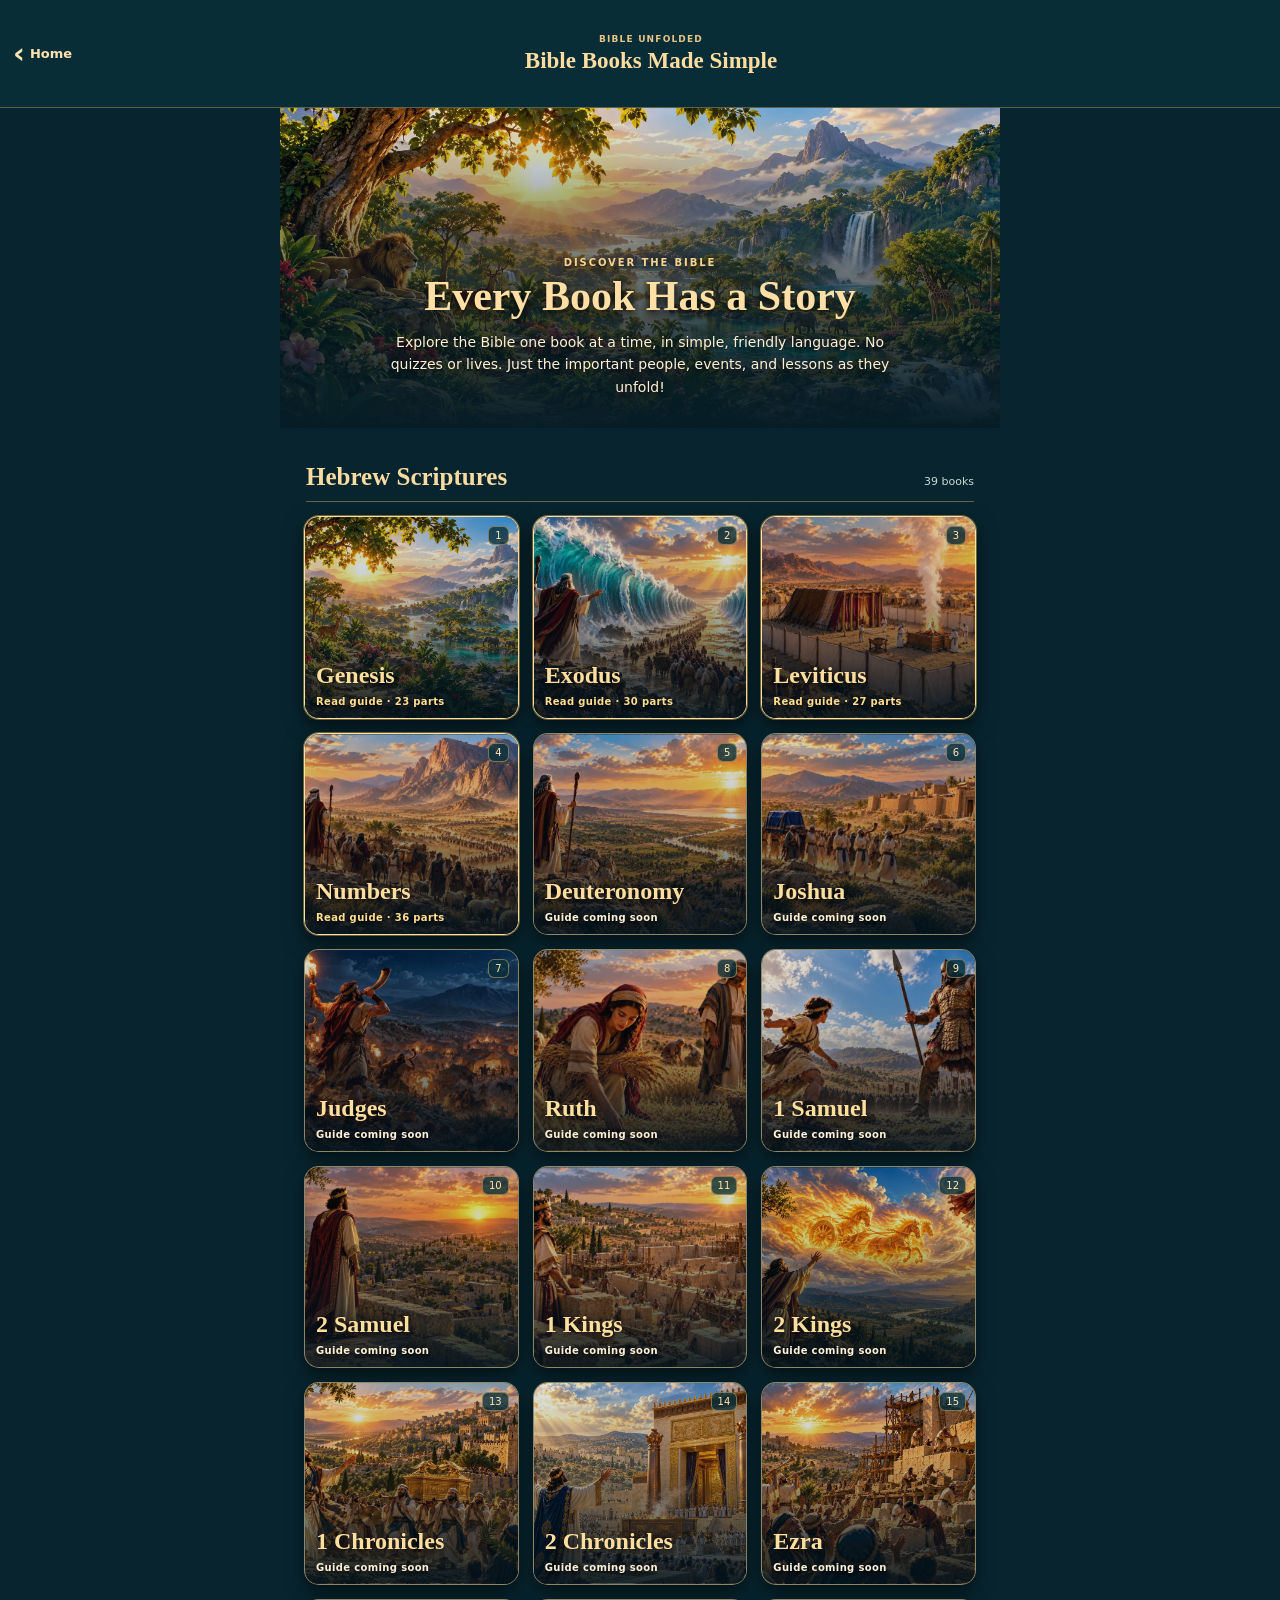
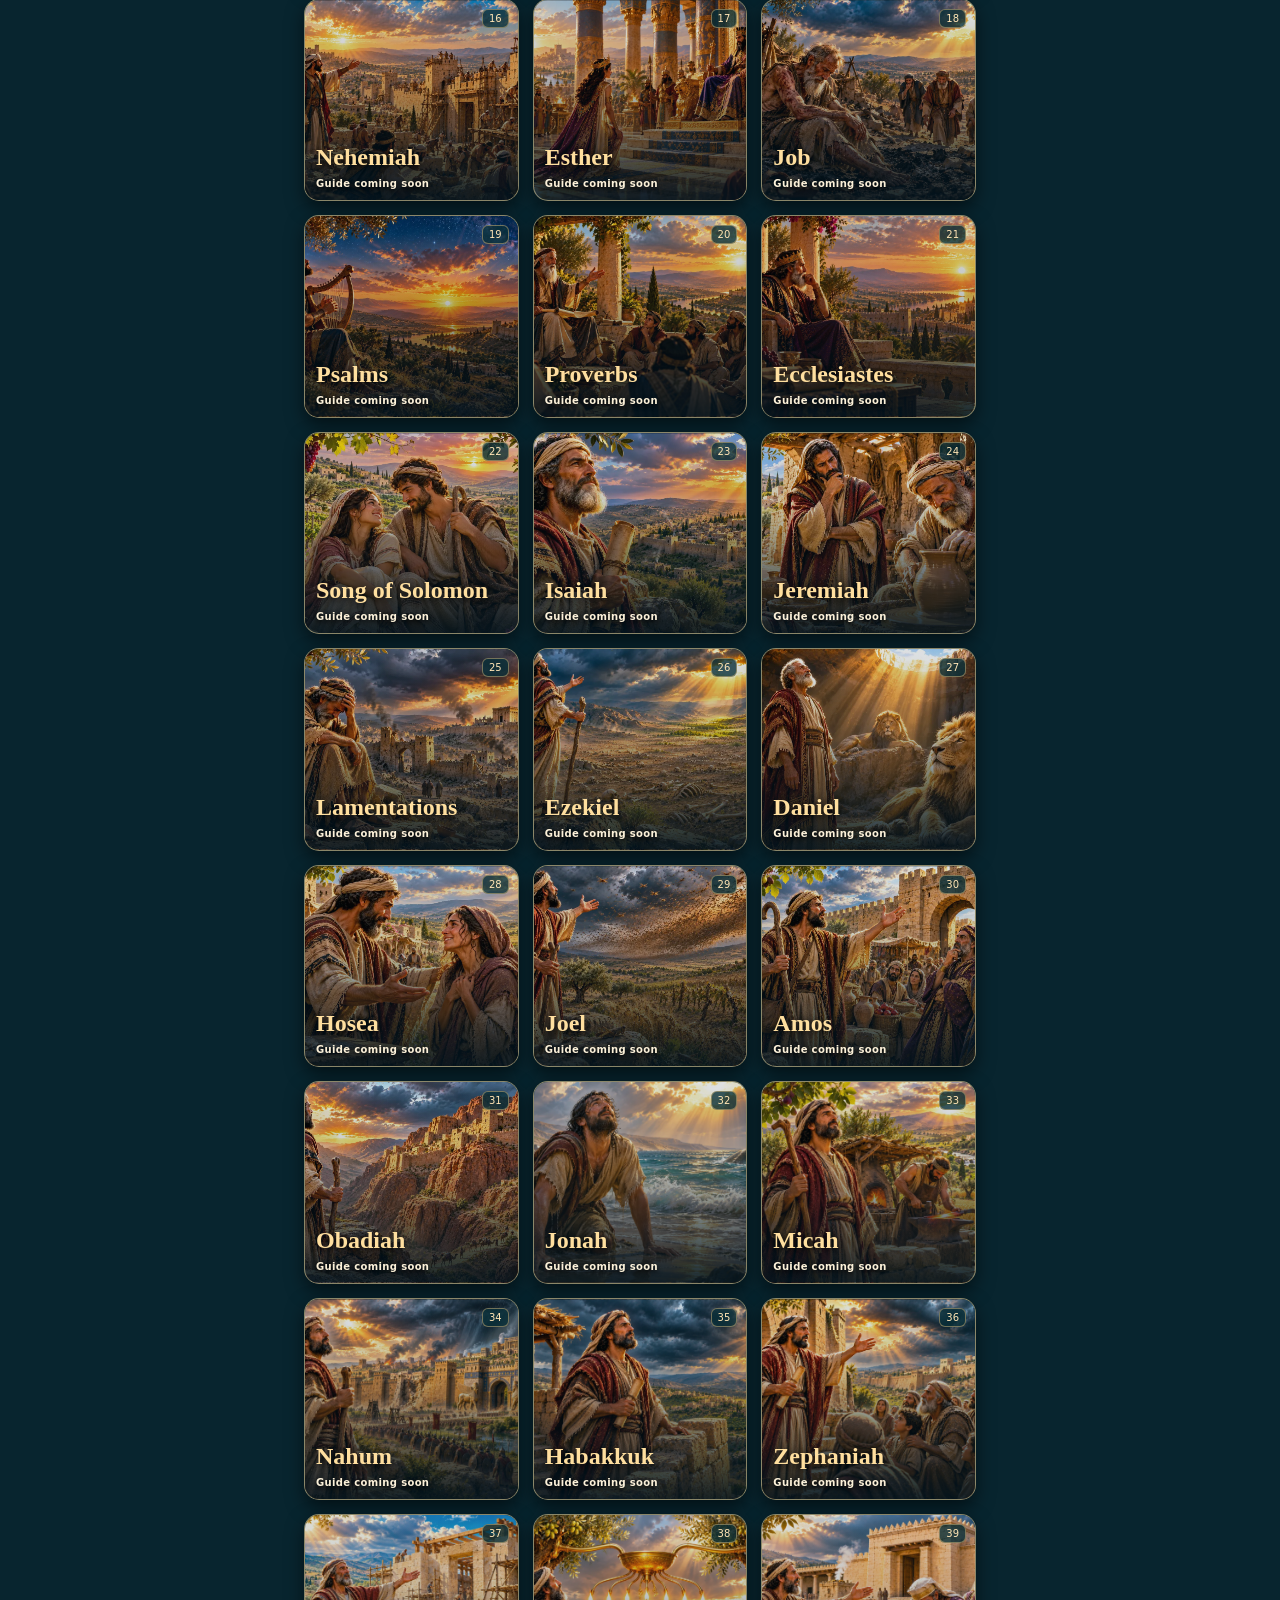
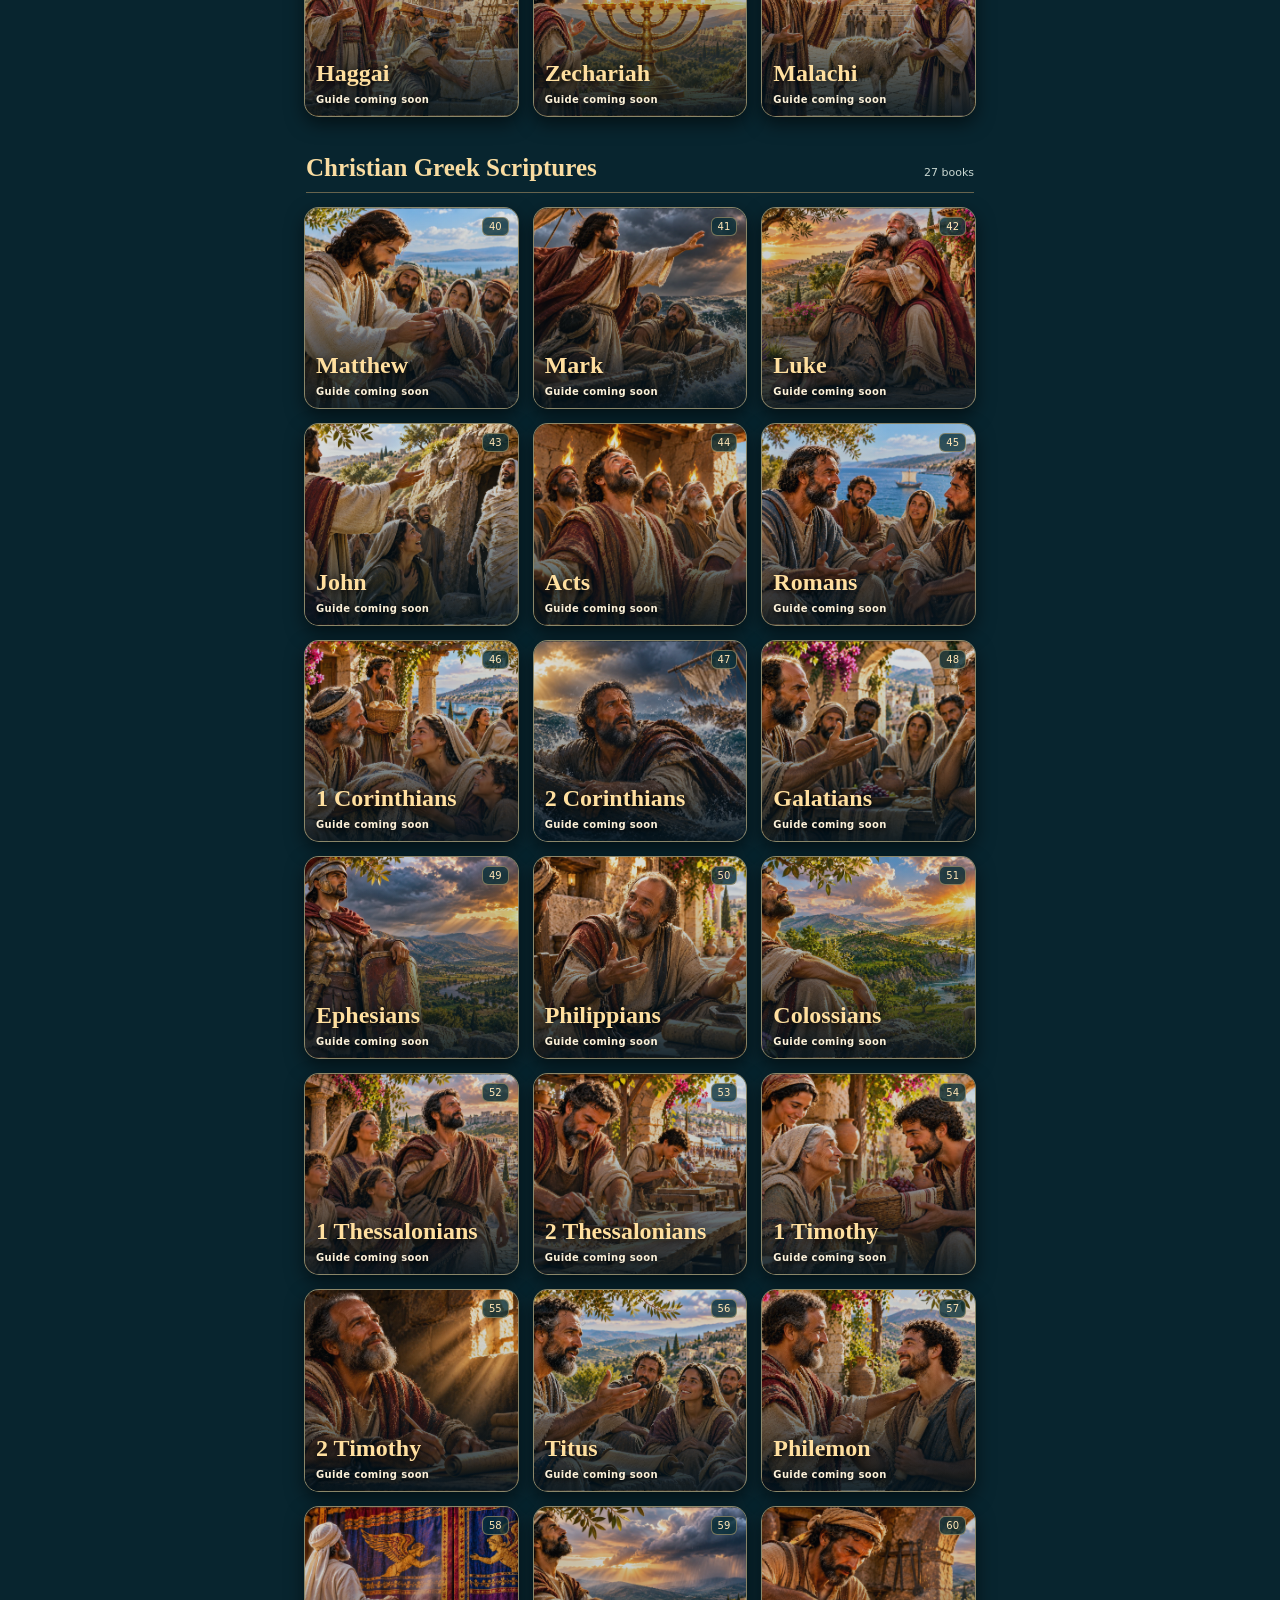
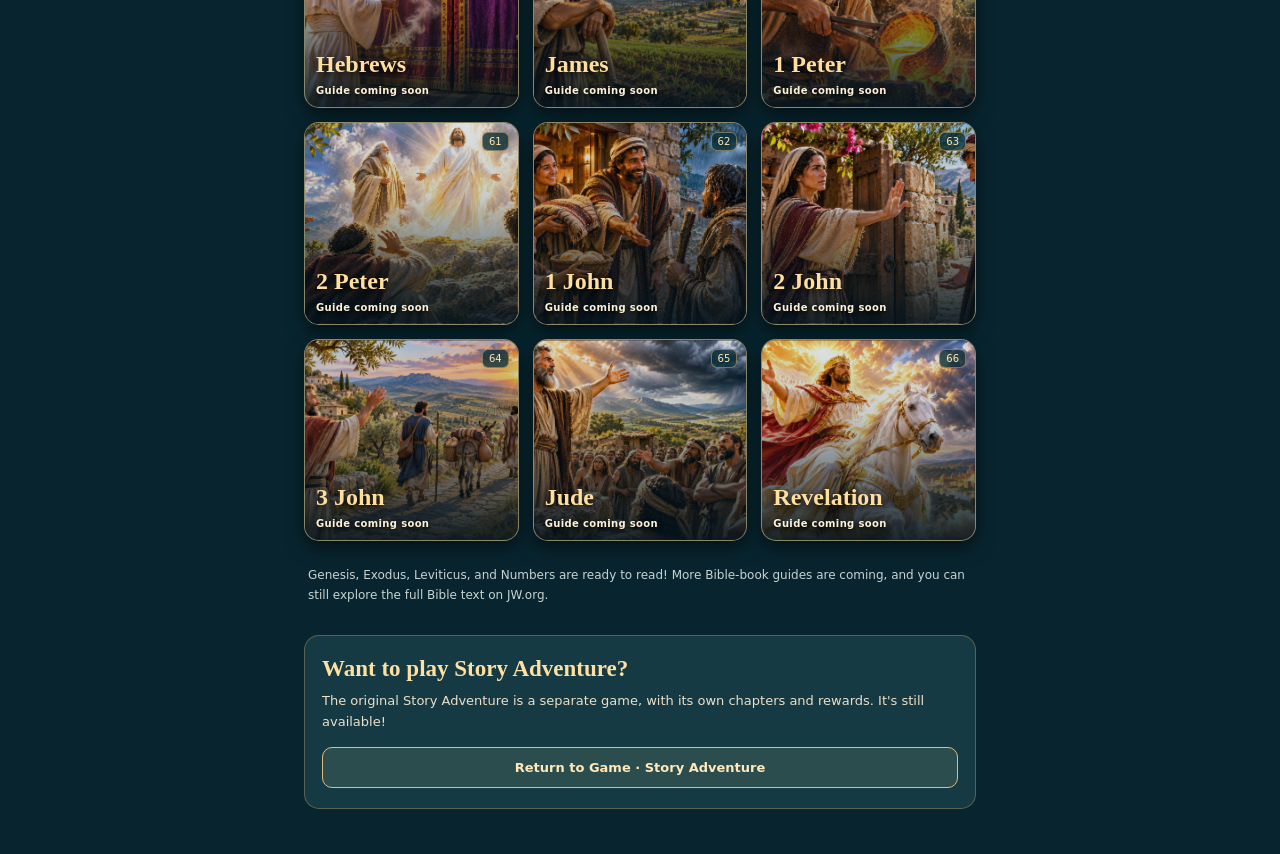
<file: bible-book-guides/index.html>
<!doctype html><html lang="en"><head><meta charset="utf-8"><meta name="viewport" content="width=device-width,initial-scale=1,viewport-fit=cover"><meta name="theme-color" content="#092b34"><title>Bible Books Made Simple | Bible Unfolded</title><script id="bu-books-refresh-home-v2">/* Shelf refresh returns to game home; normal reading and back navigation remain unchanged. */(function(){'use strict';var nav=performance.getEntriesByType&&performance.getEntriesByType('navigation')[0];if((nav&&nav.type==='reload')||(!nav&&performance.navigation&&performance.navigation.type===1)){location.replace('../index.html?fromBooksReload=v2')}})();</script><link rel="stylesheet" href="books-v3.css?v=books-header-refresh-20261114-v2"><script defer src="books-v3.js?v=numbers-live-20261114-v1"></script></head><body data-view="library">
<header class="topbar"><a class="back-link" href="../index.html" aria-label="Back to Bible Unfolded home">‹ <span>Home</span></a><div class="top-brand"><small>BIBLE UNFOLDED</small><strong>Bible Books Made Simple</strong></div><span class="top-spacer" aria-hidden="true"></span></header>
<main class="page"><section class="shelf-hero"><p class="eyebrow">DISCOVER THE BIBLE</p><h1>Every Book Has a Story</h1><p>Explore the Bible one book at a time, in simple, friendly language. No quizzes or lives. Just the important people, events, and lessons as they unfold!</p></section>
<section class="shelf-content"><div class="shelf-heading"><h2>Hebrew Scriptures</h2><span>39 books</span></div><div id="hebrew-books" class="book-grid"></div><div class="shelf-heading second"><h2>Christian Greek Scriptures</h2><span>27 books</span></div><div id="greek-books" class="book-grid"></div>
<p class="shelf-note">Genesis, Exodus, Leviticus, and Numbers are ready to read! More Bible-book guides are coming, and you can still explore the full Bible text on JW.org.</p>
<section class="other-mode"><h2>Want to play Story Adventure?</h2><p>The original Story Adventure is a separate game, with its own chapters and rewards. It's still available!</p><a class="secondary-action" href="../index.html">Return to Game · Story Adventure</a></section></section></main></body></html>
</file>
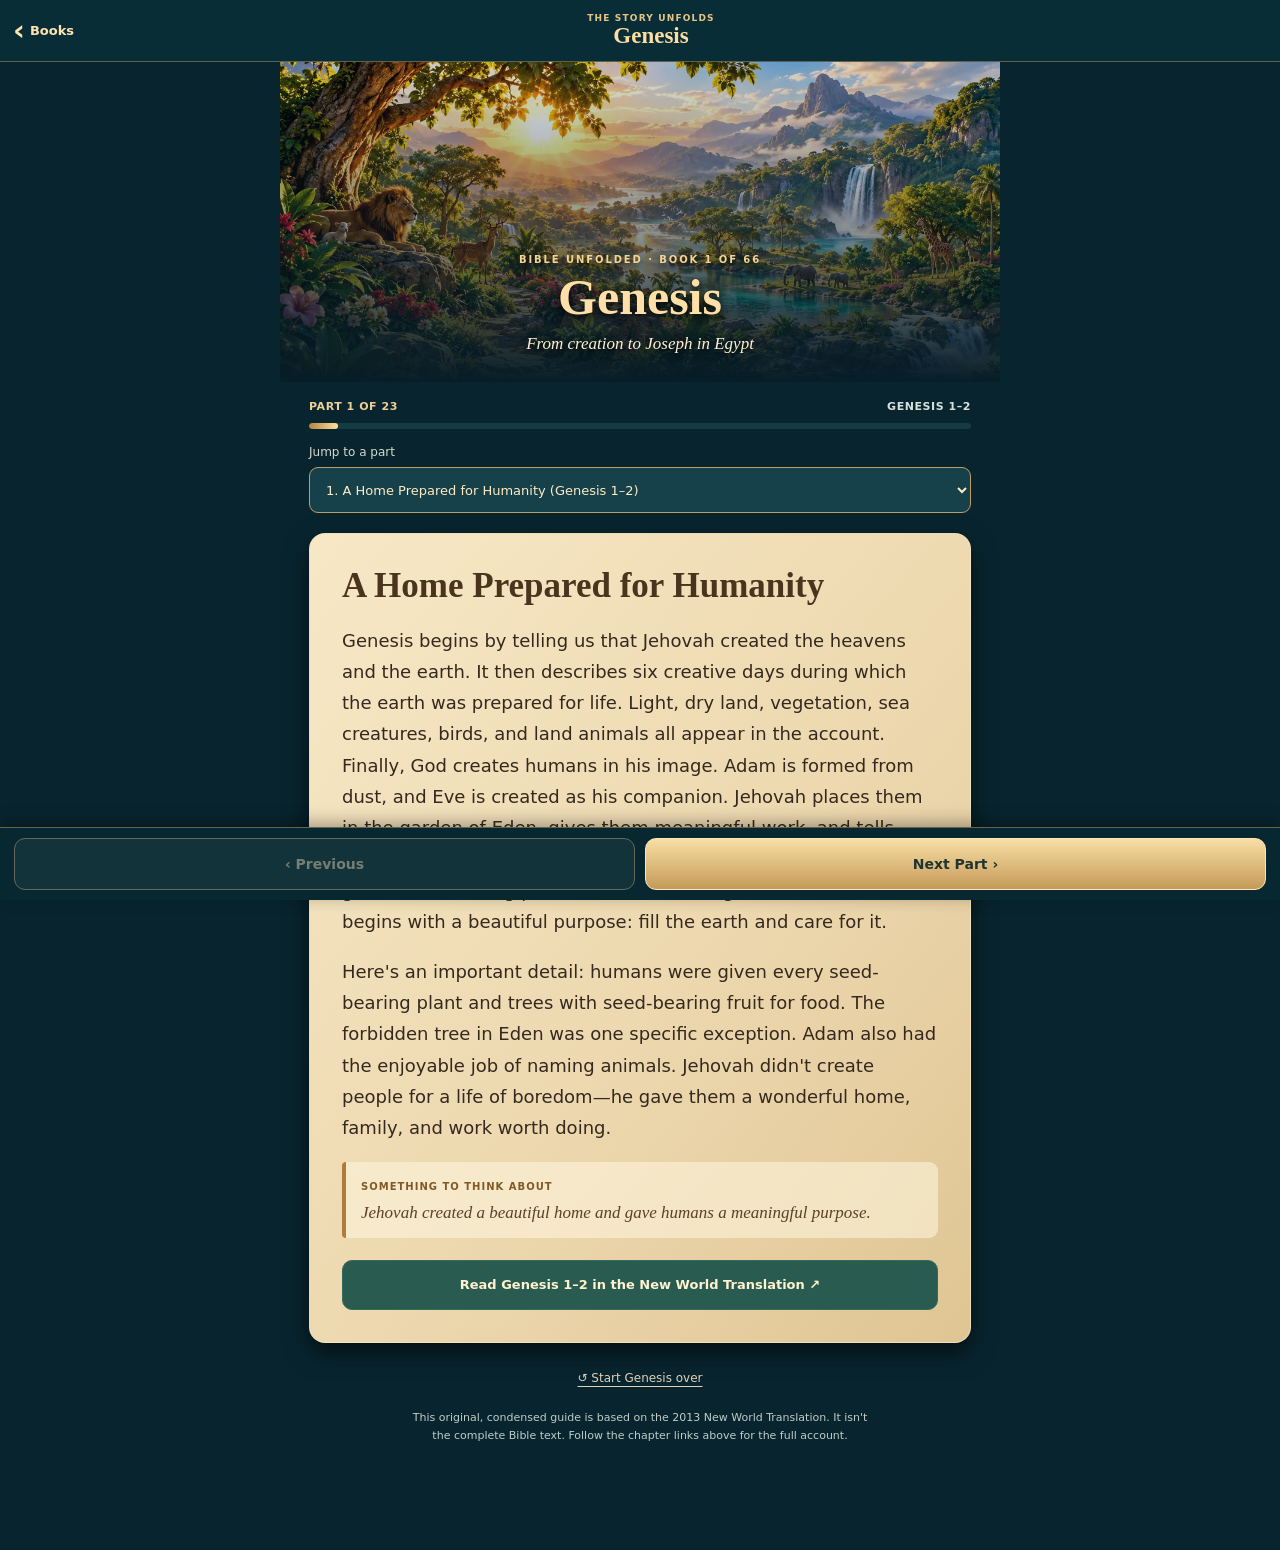
<file: bible-book-guides/read.html>
<!doctype html><html lang="en"><head><meta charset="utf-8"><meta name="viewport" content="width=device-width,initial-scale=1,viewport-fit=cover"><meta name="theme-color" content="#092b34"><title>Bible Book Reader | Bible Unfolded</title><script id="bu-books-reader-refresh-home-v4">/* A real browser refresh of a reading page returns home; normal entering, next/back, and resumes are unaffected. */(function(){'use strict';var p=performance;var n=p.getEntriesByType&&p.getEntriesByType('navigation')[0];var isReload=(n&&n.type==='reload')||(!n&&p.navigation&&p.navigation.type===1);if(isReload){location.replace('../index.html?fromBooksReload=v4')}})();</script><link rel="stylesheet" href="books-v3.css?v=standalone-20261114-v3"><script defer src="books-v3.js?v=numbers-live-20261114-v1"></script></head><body data-view="reader">
<header class="topbar"><a class="back-link" href="index.html" aria-label="Back to Bible Books shelf">‹ <span>Books</span></a><div class="top-brand"><small>THE STORY UNFOLDS</small><strong id="book-header">Genesis</strong></div><span class="top-spacer" aria-hidden="true"></span></header>
<main class="page"><section id="book-hero" class="read-hero"><p class="eyebrow">BIBLE UNFOLDED · <span id="book-number">BOOK 1</span></p><h1 id="book-name">Genesis</h1><p id="book-subtitle">From creation to Joseph in Egypt</p></section><section class="read-content">
<div id="reader-controls" hidden><div class="reading-status"><span id="reading-count">PART 1 OF 23</span><span id="reading-range">GENESIS 1–2</span></div><div class="progress-track" role="progressbar" aria-label="Guide reading position" aria-valuemin="0" aria-valuemax="23" aria-valuenow="1"><span id="progress-fill"></span></div><label class="picker-label" for="chapter-picker">Jump to a part</label><select id="chapter-picker" class="chapter-picker"></select></div>
<article class="reading-paper" aria-live="polite"><h2 id="part-title">Loading…</h2><div id="part-body"></div><aside id="thought-box" class="thought-box" hidden><small>SOMETHING TO THINK ABOUT</small><p id="part-thought"></p></aside><a id="passage-link" class="passage-link" href="https://www.jw.org/en/library/bible/nwt/books/genesis/1/" target="_blank" rel="noopener noreferrer">Read the complete Bible passage on JW.org ↗</a></article>
<div id="completion" class="completion" hidden><h2>You finished Genesis! ✨</h2><p>From Eden to Joseph in Egypt, you've followed the whole story. Exodus picks up where Genesis leaves off.</p></div>
<div id="reading-actions" class="reading-actions" hidden><button type="button" id="reset-reading" class="reset-reading">↺ Start Genesis over</button><p class="source-note">This original, condensed guide is based on the 2013 New World Translation. It isn't the complete Bible text. Follow the chapter links above for the full account.</p></div>
</section></main><nav id="page-navigation" class="bottom-nav" aria-label="Reading navigation" hidden><button type="button" id="prev-part">‹ Previous</button><button type="button" id="next-part">Next Part ›</button></nav></body></html>
</file>
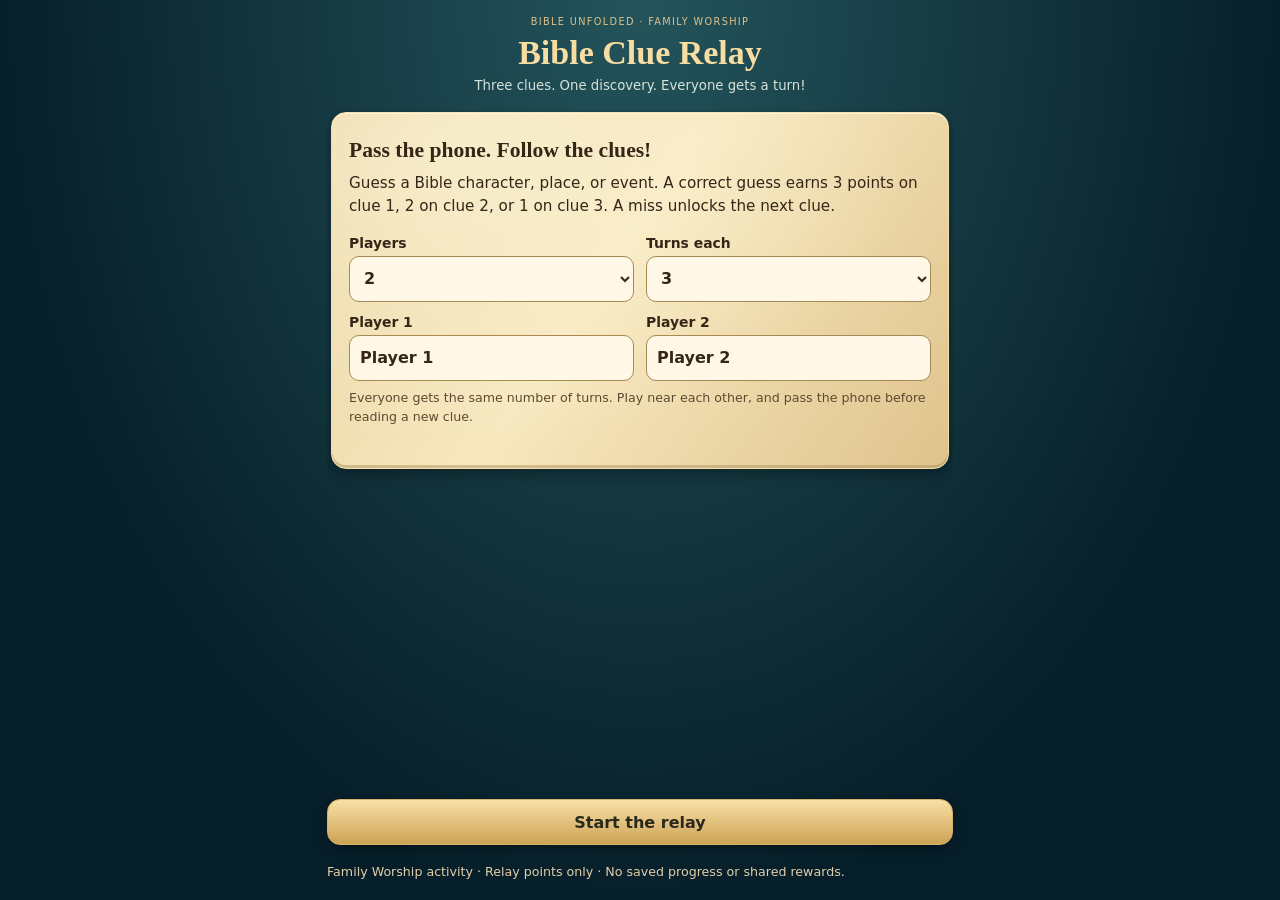
<file: experiments/family-clue-relay-v1.html>
<!doctype html>
<html lang="en"><head><meta charset="utf-8"><meta name="viewport" content="width=device-width,initial-scale=1,viewport-fit=cover"><meta name="theme-color" content="#092c35"><title>Bible Clue Relay · Family Worship</title>
<link rel="preload" as="image" href="../assets/ui/daily-discovery-explanation-scroll-v3.webp">
<link rel="preload" as="image" href="../assets/ui/daily-explanation-wax-next-v2.svg">
<link rel="stylesheet" href="family-clue-relay-v1.css">
<script src="family-clue-relay-questions-v1.js?v=20261117-family-answer-v2" defer></script><script src="family-clue-relay-rules-v1.js?v=20261117-family-answer-v2" defer></script><script src="family-clue-relay-v1.js?v=20261117-family-answer-v2" defer></script></head>
<body><main id="relay" aria-label="Bible Clue Relay"><header class="masthead"><span class="eyebrow">BIBLE UNFOLDED · FAMILY WORSHIP</span><h1>Bible Clue Relay</h1><p id="subtitle">Three clues. One discovery. Everyone gets a turn!</p></header><section id="screen" tabindex="-1"></section><p id="announcement" class="sr-only" role="status" aria-live="polite"></p></main>
<dialog id="restart-dialog" aria-labelledby="restart-title"><h2 id="restart-title">Start a fresh relay?</h2><p>Your relay points will reset and the questions will reshuffle.</p><div class="actions"><button id="cancel-restart" class="secondary" type="button">Keep playing</button><button id="confirm-restart" class="gold" type="button">Restart relay</button></div></dialog>
<noscript>Bible Clue Relay needs JavaScript to play.</noscript></body></html>
</file>
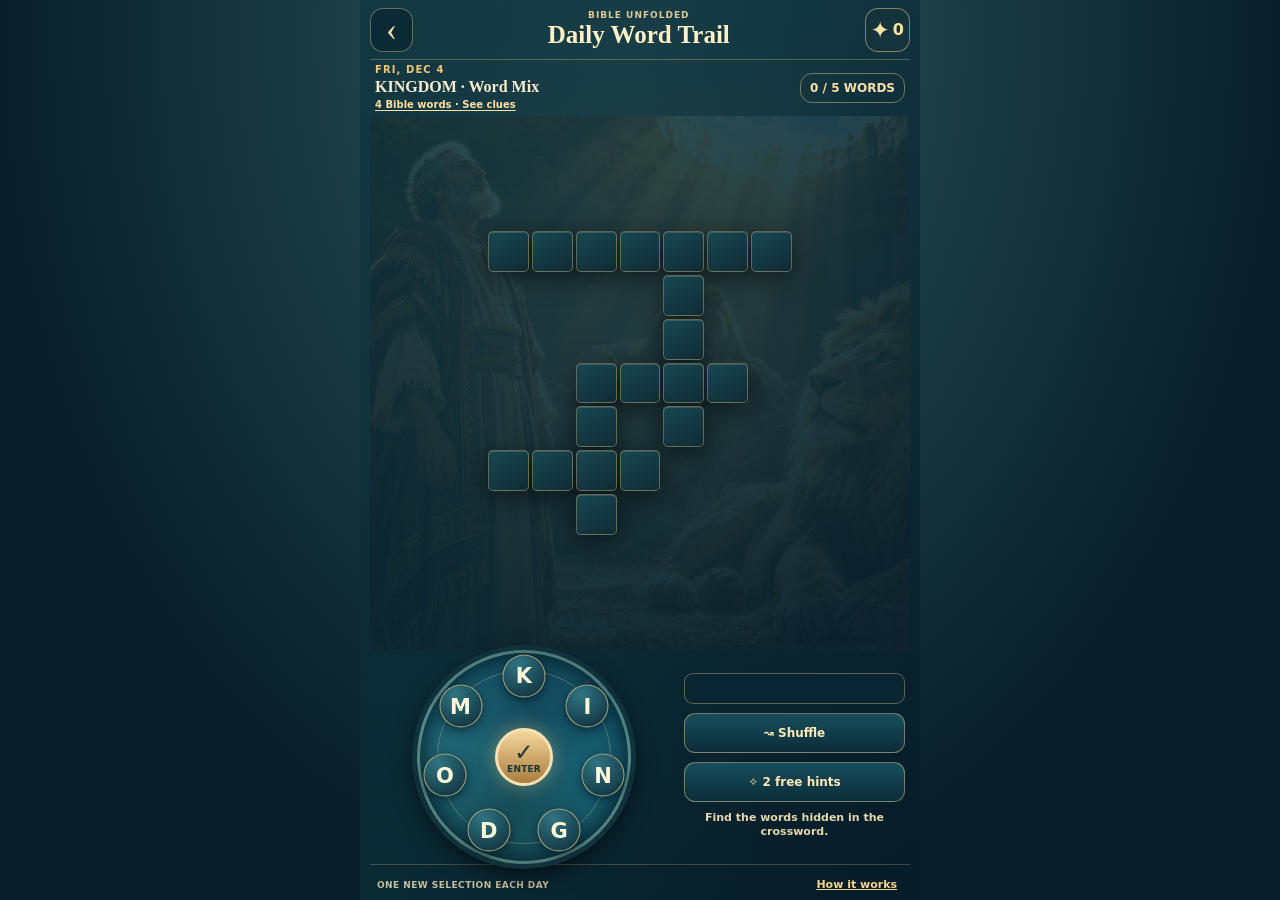
<file: experiments/word-trails-daily-v1.html>
<!doctype html>
<html lang="en">
<head>
<meta charset="utf-8">
<meta name="viewport" content="width=device-width,initial-scale=1,viewport-fit=cover">
<meta name="theme-color" content="#0a2c35">
<meta name="description" content="Bible Unfolded Visual Lab — a calm daily Bible word-wheel crossword challenge.">
<title>Daily Word Trail · Bible Unfolded</title>
<link rel="stylesheet" href="word-trails-daily-v1.css?v=daily3">
<script>
// A manual refresh returns to the game's home screen; a new visit opens Daily.
// Deterministic localhost date-override reloads remain in the Daily QA page.
const qaDaily=/^(localhost|127\.0\.0\.1)$/.test(location.hostname)&&/^\d{4}-\d{2}-\d{2}$/.test(new URLSearchParams(location.search).get('qaDate')||'');
const wasReload=performance.getEntriesByType('navigation')[0]?.type==='reload'||performance.navigation?.type===1;
if(wasReload&&!qaDaily)window.top.location.replace(new URL('../index.html',location.href).href);
// When embedded over the active Word Trails puzzle, the back button closes
// only Daily; it never loads the native homepage or discards crossword state.
document.addEventListener('click',event=>{
 const back=event.target?.closest?.('.daily-back');
 if(!back)return;
 event.preventDefault();event.stopImmediatePropagation();
 try{
  if(window.parent!==window){
   // Never allow the embedded Back button to load or flash Home.
   window.parent.BUWTNativeShell?.closeDaily?.();
   return;
  }
 }catch(_){}
 // A directly opened local QA Daily page still has a way back.
 location.replace('../index.html?wt_launch=native');
},true);
</script>
<script defer src="word-trails-levels-12-30-v1.js?v=word-trails-marah-itinerary-20261113-v27"></script>
<script defer src="word-trails-levels-31-35-v1.js?v=wordtrails-levels35-nov15-v1"></script>
<script defer src="word-trails-levels-36-40-v1.js?v=wordtrails-levels40-nov15-v1"></script>
<script defer src="word-trails-levels-41-45-v1.js?v=wordtrails-levels45-nov15-v1"></script>
<script defer src="word-trails-levels-46-50-v1.js?v=wordtrails-levels50-nov15-v1"></script>
<script defer src="word-trails-daily-v1.js?v=daily3"></script>
</head>
<body>
<div id="daily-app">
 <header class="daily-topbar">
  <button type="button" class="daily-back" aria-label="Back to Word Trails">‹</button>
  <div class="daily-brand"><span class="eyebrow">BIBLE UNFOLDED</span><h1>Daily Word Trail</h1></div>
  <button type="button" class="daily-collection-button" id="collection" aria-label="View Discovery Stamps"><span aria-hidden="true">✦</span><span id="stamp-count">0</span></button>
 </header>
 <section class="daily-heading" aria-label="Today's challenge">
  <div><strong id="daily-date">TODAY</strong><span id="daily-title">Today's Bible trail</span><button type="button" id="daily-kind" class="daily-kind" aria-label="See today's Bible word clues">Bible words · See clues</button></div>
  <div class="daily-progress" id="daily-progress" aria-live="polite">0 / 4</div>
 </section>
 <main class="daily-stage" aria-label="Daily crossword board">
  <div id="daily-board" class="daily-board" aria-label="Crossword puzzle"></div>
 </main>
 <section class="daily-play" aria-label="Word-wheel puzzle controls">
  <div class="daily-wheel" id="daily-wheel" aria-label="Tap or swipe letters to spell a word">
   <svg id="daily-lines" aria-hidden="true" viewBox="0 0 200 200" preserveAspectRatio="none"></svg>
   <button type="button" id="daily-submit" class="daily-submit" aria-label="Submit selected word"><span>✓</span><small>ENTER</small></button>
  </div>
  <div class="daily-play-actions">
   <output id="daily-word" class="daily-word" aria-live="polite"></output>
   <div class="daily-play-buttons">
    <button type="button" id="daily-shuffle" class="daily-action" aria-label="Shuffle wheel letters">↝ <span>Shuffle</span></button>
    <button type="button" id="daily-hint" class="daily-action" aria-label="Reveal a free hint">✧ <span id="daily-hints">2 hints</span></button>
   </div>
   <output class="daily-feedback" id="daily-feedback" role="status" aria-live="polite"></output>
  </div>
 </section>
 <footer class="daily-footer"><span>ONE NEW SELECTION EACH DAY</span><button type="button" id="daily-help">How it works</button></footer>
</div>
<dialog id="daily-finish" class="daily-dialog" aria-labelledby="finish-title">
 <div class="daily-dialog-inner">
  <span class="dialog-kicker">TODAY'S TRAIL COMPLETE</span>
  <div class="daily-reward" aria-hidden="true">✦</div>
  <h2 id="finish-title">Discovery Stamp earned!</h2>
  <p id="finish-caption">Every word led to a new discovery.</p>
  <div class="thought">
   <strong id="thought-heading">A Bible thought to take with you</strong>
   <p id="daily-thought"></p>
   <a id="daily-source" href="https://www.jw.org/" target="_blank" rel="noopener noreferrer">Read the account on JW.org</a>
  </div>
  <p class="dialog-note">Tomorrow brings a different trail. Missed days are never penalized.</p>
  <button type="button" class="daily-primary" id="daily-finish-close">Back to today</button>
  <button type="button" class="daily-secondary" id="daily-replay">Replay today's trail</button>
 </div>
</dialog>
<dialog id="daily-collection" class="daily-dialog" aria-labelledby="collection-title">
 <div class="daily-dialog-inner">
  <span class="dialog-kicker">YOUR DAILY DISCOVERIES</span>
  <h2 id="collection-title">Bible Discovery Journal</h2>
  <p class="dialog-note">Each completed day earns one stamp. Tap any saved discovery to revisit its Bible thought and Scripture. No streaks to lose.</p>
  <p id="journal-milestone" class="journal-milestone">Your first milestone starts with three days.</p>
  <div id="daily-stamps" class="daily-stamps"></div>
  <button type="button" class="daily-primary" id="daily-collection-close">Back to puzzle</button>
 </div>
</dialog>
<dialog id="daily-journal-entry" class="daily-dialog" aria-labelledby="journal-heading">
 <div class="daily-dialog-inner">
  <span class="dialog-kicker">YOUR SAVED BIBLE DISCOVERY</span>
  <h2 id="journal-heading">Daily discovery</h2>
  <p id="journal-story">A Bible thought</p>
  <div class="thought">
   <strong id="journal-scripture">A Bible reference</strong>
   <p id="journal-thought"></p>
   <a id="journal-source" href="https://www.jw.org/" target="_blank" rel="noopener noreferrer">Read on JW.org</a>
  </div>
  <button type="button" class="daily-primary" id="daily-journal-close">Back to journal</button>
 </div>
</dialog>
<dialog id="daily-clues" class="daily-dialog" aria-labelledby="daily-story-title">
 <div class="daily-dialog-inner">
  <span class="dialog-kicker">BIBLE WORD CLUES · NO HINTS SPENT</span>
  <h2 id="daily-story-title">Today's Bible words</h2>
  <p class="dialog-note">These clues point to the Bible-related words on your crossword. Other answers are ordinary word combinations.</p>
  <div id="daily-clue-list" class="daily-clue-list"></div>
  <button type="button" class="daily-primary" id="daily-clues-close">Back to puzzle</button>
 </div>
</dialog>
<dialog id="daily-instructions" class="daily-dialog" aria-labelledby="instructions-title">
 <div class="daily-dialog-inner">
  <span class="dialog-kicker">ONE SMALL DISCOVERY A DAY</span>
  <h2 id="instructions-title">How to play</h2>
  <p>Tap or swipe the letter wheel to make words that fit the crossword. A selected set of puzzles features at least three Scripture-linked words. Tap the small Bible words label to view optional clues. Remaining answers are ordinary words made from the same letters. Tap ENTER to submit a tapped word, or release a swipe to submit it. Each day has two free letter hints.</p>
  <p>Finish the board to collect one Discovery Stamp and a Bible thought. Tap your stamp collection to revisit saved thoughts in your Bible Discovery Journal. You can replay anytime—no duplicate stamp and no penalty for missing a day.</p>
  <p class="dialog-note">Daily challenges now rotate 17 Bible-rich crosswords selected from the original 39; other levels remain available in regular Word Trails. The saved stamp records for earlier days remain unchanged. Daily progress stays separate from regular Word Trails, points and Insight Tokens.</p>
  <button type="button" class="daily-primary" id="daily-help-close">Let's play!</button>
 </div>
</dialog>
</body>
</html>
</file>
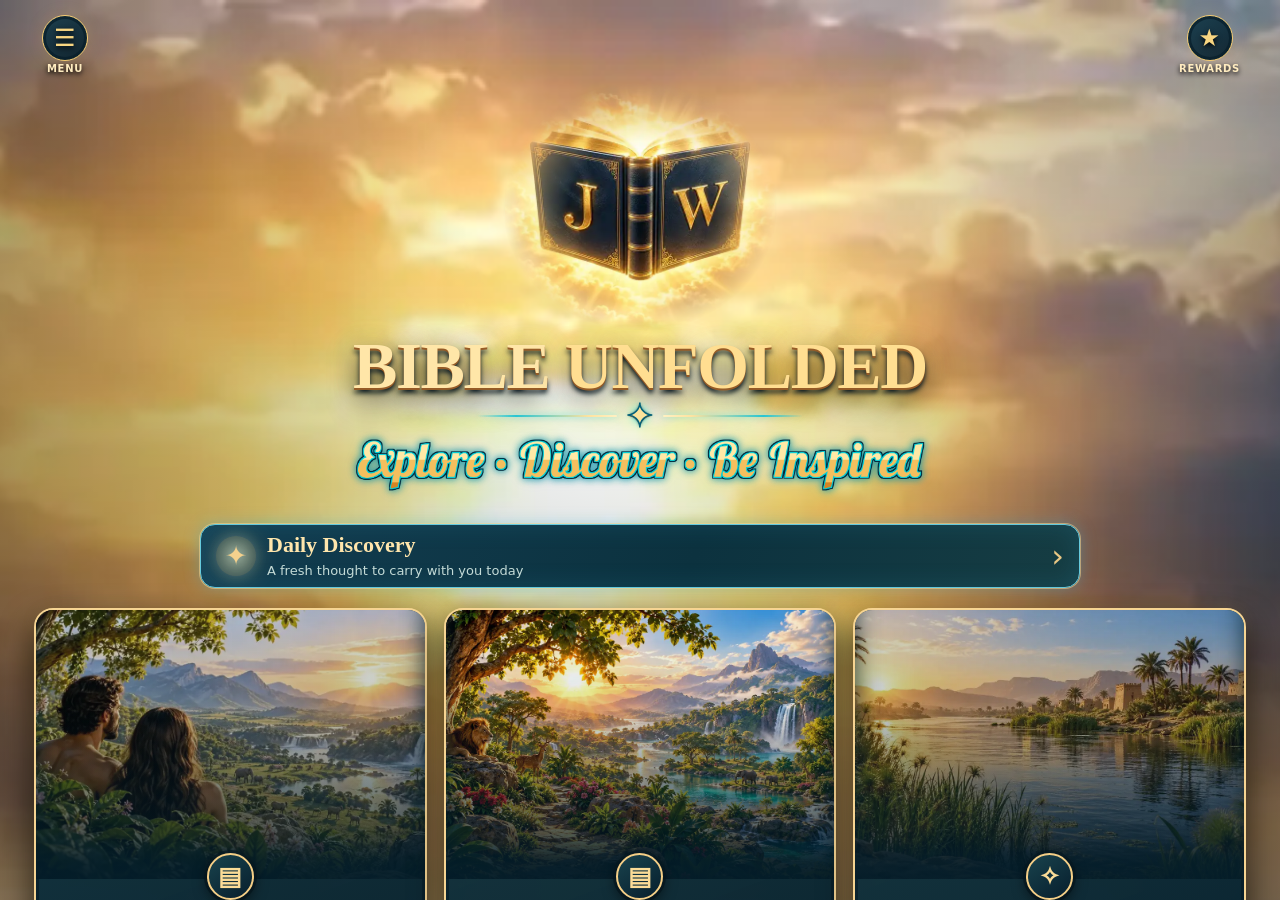
<file: experiments/word-trails-next-v1.html>
<!doctype html>
<html lang="en">
<head>
<meta charset="utf-8">
<meta name="viewport" content="width=device-width,initial-scale=1,viewport-fit=cover">
<meta name="theme-color" content="#092b34">
<!-- A published direct link must use the same real Bible Unfolded menu host.
     The standalone fallback stays available to local automated QA only. -->
<script>
(()=>{'use strict';try{
 const args=new URLSearchParams(location.search);
 // Published links always load the real native menu/Settings host.
 // Only local standalone test URLs can bypass that host via standalone=qa.
 if(window.top===window &&
    (location.hostname.endsWith('.github.io')||
     args.get('standalone')!=='qa')){
  location.replace('../index.html?wt_launch=native');
 }
 }catch(_){}})();
</script>
<script>
// Intercept actual Android touch-generated clicks inside the iframe itself.
document.addEventListener('click',event=>{
 const entry=event.target?.closest?.('[data-wt-open-daily]');
 if(!entry)return;
 event.preventDefault();event.stopImmediatePropagation();
 try{
  const host=window.parent!==window&&window.parent.BUWTNativeShell;
  if(host?.active?.()&&host.openDaily?.())return;
 }catch(_){}
 // Direct standalone QA retains a separate page; embedded play never unloads.
 if(window.parent===window)window.location.assign('word-trails-daily-v1.html');
},true);
</script>
<!-- Embedded Word Trails reload still resumes its protected crossword save. -->

<meta name="description" content="Bible Unfolded Bible Unfolded — next-generation Word Trails puzzle preview.">
<title>Word Trails NEXT · 55 Bible Levels • Bible Unfolded</title>
<link rel="stylesheet" href="word-trails-next-v1.css?v=daily-real-touch-no-navigation-20261116-v5">
<link rel="stylesheet" href="word-trails-feel-v2.css?v=gold-win-v5-final-20261107">
<link rel="stylesheet" href="word-trails-unified-menu-v1.css?v=standard-menu-v1">
<link rel="stylesheet" href="word-trails-native-wheel-v1.css?v=faithful-ocean-solid-20261109">
<link rel="stylesheet" href="word-trails-main-settings-v1.css?v=shared-native-settings-20261109">
<script src="../bu-platform-rewards-v1.js?v=live-word-trails55-v1" defer></script>
<script src="word-trails-feel-v2.js?v=native-settings-owner-20261113-v23" defer></script>
<script src="word-trails-unified-menu-v1.js?v=live-word-trails55-v1" defer></script>
<script src="word-trails-announcer-v1.js?v=live-original-recordings-20261109-r1" defer></script>
<script src="word-trails-main-settings-v1.js?v=single-audio-owner-20261113" defer></script>
<script src="word-trails-native-wheel-v1.js?v=faithful-ocean-holdfix-20261109" defer></script>
<script src="word-trails-levels-12-30-v1.js?v=word-trails-marah-itinerary-20261113-v27" defer></script>
<script src="word-trails-levels-31-35-v1.js?v=wordtrails-levels35-nov15-v1" defer></script>
<script src="word-trails-levels-36-40-v1.js?v=wordtrails-levels40-nov15-v1" defer></script>
<script src="word-trails-levels-41-45-v1.js?v=wordtrails-levels45-nov15-v1" defer></script>
<script src="word-trails-levels-46-50-v1.js?v=wordtrails-levels50-nov15-v1" defer></script>
<script src="word-trails-levels-51-55-v1.js?v=live-word-trails55-v1" defer></script>
<script src="word-trails-next-v1.js?v=live-word-trails55-touch-v1" defer></script>
</head>
<body>
<div id="app">
  <header class="topbar">
    <div class="header-left">
      <a class="back" href="../index.html" aria-label="Back to Bible Unfolded">‹</a>
      <button type="button" id="spark" class="spark-button" aria-label="Bible word hunt" title="Find Bible words"><span class="star" aria-hidden="true">★</span><span id="spark-progress" class="spark-progress" aria-hidden="true">0/2</span></button>
    </div>
    <div class="heading">
      <h1>Word Trails</h1>
      <span><b id="scene-title">The Beginning</b> · <b id="level-label">LEVEL 1 / 55</b></span>
      <div class="progress-line"><div class="progress-track" aria-hidden="true"><i id="progress-fill"></i></div><strong id="solved-count" aria-label="Words solved">0 / 4</strong></div>
    </div>
    <div class="top-actions">
      <div class="points" aria-label="Insight Tokens" title="Insight Tokens shared with Rewards and the other games"><span>✦</span><strong id="points">60</strong></div>
      <button id="audio" type="button" aria-label="Open Bible Unfolded menu" aria-pressed="false" title="Bible Unfolded menu">☰</button>
    </div>
  </header>
  <main class="board-region" aria-label="Connected five by five word crossword">
    <div id="board" class="board" aria-label="Find words by tracing the letter wheel"></div>
    <output id="toast" role="status" aria-live="polite"></output>
  </main>
  <section class="play-region" aria-label="Swipe or tap letters to form words">
    <div class="wheel" id="wheel">
      <svg class="selection-lines" id="selection-lines" aria-hidden="true"></svg>
      <button id="submit" type="button" class="wheel-center" aria-label="Submit selected letters"><span class="submit-icon">✓</span><span class="submit-text">ENTER</span></button>
      <output id="preview" class="preview" aria-live="polite"></output>
    </div>
    <button type="button" id="shuffle" class="side-control shuffle" aria-label="Shuffle letters"><img src="../assets/ui/story-gold-shuffle-v1.svg" alt=""></button>
    <button type="button" id="hint" class="side-control hint" aria-label="Reveal a letter">
      <img src="../assets/ui/daily-gold-hint-v3.svg" alt=""><span id="hint-cost">FREE</span>
    </button>
    <button type="button" class="daily-float" id="daily-trail-entry" data-wt-open-daily aria-label="Play today’s Daily Word Trail" title="Daily Word Trail"><span class="daily-float-sun" aria-hidden="true">☀</span><span class="daily-float-label">DAILY</span></button>
    <div class="combo" id="combo" aria-live="polite" style="left:10px!important;right:auto!important"></div>
  </section>
  <footer class="bottom">
    <span>✦ BONUS <strong id="bonus-count">0</strong></span>
    <button type="button" id="level-map" aria-label="Open unlocked levels">1 / 55</button>

  </footer>
  <div id="particles" class="particles" aria-hidden="true"></div>
</div>
<dialog id="discovery" aria-labelledby="spark-title">
  <div class="scroll-art">
    <button type="button" id="spark-x" class="scroll-x" aria-label="Close Bible discovery">×</button>
    <span class="scroll-tag">A BIBLE DISCOVERY</span>
    <h2 id="spark-title">★ Scripture Spark</h2>
    <div class="scroll-body">
      <p id="spark-text"></p>
      <div id="spark-list" class="spark-list" aria-label="Bible word clues" hidden></div>
      <a id="spark-link" target="_blank" rel="noopener noreferrer" href="https://www.jw.org/" hidden>Read on JW.org ↗</a>
    </div>
    <button id="spark-next" type="button" class="scroll-next">Keep Playing</button>
  </div>
</dialog>
<dialog id="finish" aria-labelledby="finish-level">
  <div id="finish-fx" class="finish-fx" aria-hidden="true"></div>
  <div class="finish-panel">
    <div class="finish-small">BIBLE UNFOLDED · WORD TRAILS</div>
    <div class="victory-star" aria-hidden="true">✦</div>
    <h2 id="finish-level">LEVEL COMPLETE!</h2>
    <p class="victory-intro">Every word brings a new discovery.</p>
    <div class="finish-seal" id="finish-seal" hidden aria-label="Journey milestone collectible"><span id="finish-seal-symbol" aria-hidden="true">✦</span><span class="finish-seal-copy"><strong id="finish-seal-title">Journey Seal</strong><small id="finish-seal-note">Five-level milestone collected</small></span></div>
    <div class="reward-coin" aria-label="Level reward"><span>✦</span><strong id="finish-reward">+20 TEST COINS</strong></div>
    <div class="finish-stats" id="finish-words"></div>
    <p class="finish-spark" id="finish-spark"></p>
    <p class="finish-next-seal" id="finish-next-seal" aria-live="polite"></p>
    <button type="button" class="primary-action" id="next-level">Next Level</button>
    <button type="button" class="secondary-action" id="stay">Keep exploring</button>
  </div>
</dialog>
<dialog id="map" aria-labelledby="map-title">
  <div class="map-panel">
    <button type="button" id="map-x" class="map-x" aria-label="Close level map">×</button>
    <div class="finish-small">VISUAL LAB ONLY</div>
    <h2 id="map-title">Your Word Journey</h2>
    <p>Earn TEST coins from Bible words, bonus words and levels. Spend 15 on extra letter hints after your free hint. Every five levels earns a Journey Seal and +60 bonus TEST coins.</p>
    <section id="wt-map-seal-progress" class="wt-seal-progress" aria-labelledby="wt-map-seal-title">
      <strong id="wt-map-seal-title">NEXT JOURNEY SEAL</strong>
      <span id="wt-map-seal-detail">0 of 5 levels completed</span>
      <div id="wt-map-seal-track" class="wt-seal-progress-track" role="progressbar" aria-label="Next Journey Seal progress" aria-valuemin="0" aria-valuemax="5" aria-valuenow="0"><i id="wt-map-seal-fill"></i></div>
    </section>
    <div id="map-list" class="map-list"></div>
    <div class="map-actions">
      <button type="button" data-wt-open-daily aria-label="Open the Daily Word Trail challenge" style="display:block;width:100%;text-align:center;background:linear-gradient(#f8dfad,#c39244);color:#153640;border:1px solid #fff0bf;border-radius:12px;padding:12px;font-size:14px;font-weight:900;min-height:44px">☀ Play Today’s Daily Word Trail</button>
      <button type="button" id="reset-level">↻ Restart current puzzle</button>
      <button type="button" id="reset-test">Reset all test progress</button>
    </div>
  </div>
</dialog>
</body>
</html>
</file>
<file: bible-book-guides/books-v3.css>
/* LIVE full-page standalone Bible Books mode; native Story Adventure untouched. */
:root{--gold:#f0cf91;--cream:#f5e6c7;--page:#08252f;--brown:#412e1d}
*,*::before,*::after{box-sizing:border-box}
html{scroll-behavior:smooth}
body{margin:0;min-height:100dvh;background:var(--page);color:var(--cream);font-family:system-ui,-apple-system,"Segoe UI",Arial,sans-serif;-webkit-font-smoothing:antialiased}
a,button,select{-webkit-tap-highlight-color:transparent}
button,select{font:inherit}button{cursor:pointer}
a:focus-visible,button:focus-visible,select:focus-visible{outline:3px solid #ffe7a7;outline-offset:3px}
[hidden]{display:none!important}
.topbar{height:62px;background:#092d37;border-bottom:1px solid #cba76a70;display:grid;grid-template-columns:82px 1fr 60px;gap:5px;align-items:center;padding:8px 13px}
.back-link{display:flex;align-items:center;gap:5px;text-decoration:none;color:#ffe4b2;font-weight:800;font-size:29px;line-height:1}
.back-link span{font-size:13px}.top-brand{text-align:center;min-width:0}
.top-brand small{display:block;color:#e6c586;font-size:9px;font-weight:900;letter-spacing:.13em}
.top-brand strong{display:block;font:700 23px/1.13 Georgia,serif;color:#ffdda0}
.test-label{justify-self:end;background:linear-gradient(125deg,#ffec99,#e7aa4f);color:#203834;font-size:10px;font-weight:950;letter-spacing:.08em;padding:7px 9px;border-radius:7px}
.page{max-width:720px;margin:auto}
.shelf-hero{padding:110px 20px 30px;text-align:center;background:linear-gradient(180deg,#061b230f 0%,#051922ac 60%,#061d27 100%),url('../bible-book-art/01_genesis.webp') center 44%/cover no-repeat;min-height:320px;display:flex;flex-direction:column;justify-content:flex-end;text-shadow:0 2px 9px #000}
.eyebrow{margin:0 0 6px;color:#f5d492;font-size:10px;font-weight:900;letter-spacing:.19em}
.shelf-hero h1{font:700 clamp(31px,8.3vw,42px)/1.08 Georgia,serif;margin:0 0 11px;color:#ffdfa6}
.shelf-hero>p:last-child{font-size:14px;line-height:1.6;margin:0 auto;max-width:510px;color:#fff1d6}
.shelf-content{padding:13px 13px 45px}
.shelf-heading{display:flex;align-items:baseline;justify-content:space-between;gap:10px;border-bottom:1px solid #c6a36c7f;margin:22px 2px 14px;padding-bottom:10px}
.shelf-heading h2{font:700 clamp(20px,5.2vw,25px) Georgia,serif;color:#f9dca1;margin:0}
.shelf-heading span{font-size:11px;color:#c9d7d1;white-space:nowrap}
.shelf-heading.second{margin-top:37px}
.book-grid{display:grid;grid-template-columns:repeat(2,minmax(0,1fr));gap:12px}
.book-card{display:flex;position:relative;isolation:isolate;flex-direction:column;justify-content:flex-end;min-height:155px;aspect-ratio:1.06;text-align:left;text-decoration:none;overflow:hidden;border:1px solid #edc88c8c;border-radius:15px;padding:11px;background:#14373f;box-shadow:0 7px 18px #0008}
.book-card::before{content:'';position:absolute;z-index:-1;inset:0;background-image:linear-gradient(180deg,#05182220,#05182236 37%,#03141ee9 100%),var(--book-art);background-size:cover;background-position:center,var(--focus-x,50%) center}
.book-card:active{transform:scale(.985)}
.book-number{position:absolute;top:9px;right:9px;background:#0a2f39c9;border:1px solid #d8b77b80;border-radius:6px;font-size:10px;color:#ffe5b5;padding:3px 6px}
.book-name{font:700 clamp(18px,4.6vw,24px)/1.12 Georgia,serif;color:#ffdf9f;text-shadow:0 2px 8px #000;margin-bottom:7px}
.book-hint{font-size:10px;letter-spacing:.035em;color:#fcf1d9;font-weight:800;text-shadow:0 2px 5px #000}
.book-card.ready{border-color:#ffe1a0;box-shadow:0 0 0 1px #ffce6a66,0 7px 20px #0009}
.book-card.ready .book-hint{color:#ffde91}
.shelf-note{font-size:12px;line-height:1.6;color:#c7d3d0;padding:0 3px;margin:25px 1px 30px}
.other-mode{padding:20px 17px;border:1px solid #a88e607d;border-radius:15px;background:#153a43}
.other-mode h2{font:700 23px Georgia,serif;color:#ffe0a3;margin:0 0 9px}
.other-mode p{font-size:13px;line-height:1.6;color:#ecdfc8;margin:0 0 15px}
.secondary-action{display:block;background:#2b4d4e;border:1px solid #ddbc7d;border-radius:10px;text-align:center;padding:12px;color:#ffe9bb;text-decoration:none;font-weight:850;font-size:13px}
.read-hero{min-height:248px;display:flex;flex-direction:column;justify-content:flex-end;text-align:center;padding:80px 20px 25px;background-image:linear-gradient(180deg,#051a2222 0%,#071c2877 53%,#071d27 100%),var(--read-art,url('../bible-book-art/01_genesis.webp'));background-size:cover;background-position:center 45%;text-shadow:0 3px 8px #000}
.read-hero h1{font:700 clamp(38px,10vw,50px)/1.05 Georgia,serif;color:#ffdfa8;margin:0 0 9px}
.read-hero>p:last-child{font:italic 17px/1.45 Georgia,serif;color:#fff1d3;margin:0}
.read-content{padding:18px clamp(13px,4vw,29px) 24px}
.reading-status{display:flex;justify-content:space-between;gap:10px;color:#edcf97;font-size:11px;font-weight:850;letter-spacing:.05em}
.reading-status span:last-child{color:#d6e1d9}
.progress-track{height:6px;background:#173b43;border-radius:30px;overflow:hidden;margin:10px 0 16px}
.progress-track span{display:block;height:100%;width:0;border-radius:30px;background:linear-gradient(90deg,#b78341,#ffdf9f);transition:width .2s ease}
.picker-label{display:block;font-size:12px;color:#d7d9ca;margin-bottom:8px}
.chapter-picker{display:block;width:100%;min-height:46px;padding:10px 12px;border:1px solid #be9d66;border-radius:9px;background:#16414a;color:#ffebc3;margin-bottom:20px;font-size:13px}
.reading-paper{background:linear-gradient(130deg,#f7e8c6,#edd8af 55%,#dfc593);border:1px solid #f3e2bfb3;border-radius:16px;padding:clamp(20px,5vw,32px);color:var(--brown);box-shadow:0 10px 24px #0009}
.reading-paper h2{margin:0 0 19px;font:700 clamp(27px,7.1vw,35px)/1.13 Georgia,serif;color:#4b341e}
#part-body p{font-size:clamp(16px,4.25vw,18px);line-height:1.74;color:#35291f;margin:0 0 18px}
.thought-box{border-left:4px solid #ae7c3c;background:#fff7e18c;border-radius:4px 9px 9px 4px;padding:13px 15px;margin:17px 0 22px}
.thought-box small{font-size:10px;letter-spacing:.1em;font-weight:900;color:#825827}
.thought-box p{font:italic 17px/1.5 Georgia,serif;color:#5c4027;margin:6px 0 0}
.passage-link{display:block;text-align:center;background:#2a5b50;color:#fff2cf;font-size:13px;font-weight:800;line-height:1.55;text-decoration:none;border:1px solid #366b5b;border-radius:10px;padding:14px 12px}
.completion{border:1px solid #dec18a;border-radius:12px;background:#173e43;margin:18px 0 0;padding:18px;text-align:center}
.completion h2{font:700 24px Georgia,serif;color:#ffe1a1;margin:0}
.completion p{font-size:14px;line-height:1.55;margin:10px 0 0}
.reading-actions{text-align:center}
.reset-reading{padding:8px 10px;margin:20px auto 8px;border:0;background:none;color:#e0d0b7;font-size:12px;text-decoration:underline;text-underline-offset:4px}
.source-note{font-size:11px;line-height:1.65;color:#becdc8;max-width:470px;margin:8px auto}
.bottom-nav{position:sticky;bottom:0;display:flex;gap:10px;padding:10px 14px calc(10px + env(safe-area-inset-bottom,0px));background:#082831;border-top:1px solid #bc9c6882;box-shadow:0 -4px 16px #0005}
.bottom-nav button{flex:1;min-height:52px;padding:11px 9px;border:1px solid #d5b583;border-radius:11px;font-size:14px;font-weight:850;background:#1f4248;color:#ffe9c4}
.bottom-nav button:last-child{background:linear-gradient(#f8dea5,#c59a58);color:#20352f;border-color:#ffe7b7}
.bottom-nav button:disabled{opacity:.45;cursor:default}
@media(min-width:720px){.book-grid{grid-template-columns:repeat(3,minmax(0,1fr));gap:14px}.book-card{min-height:180px}.shelf-content{padding-inline:24px}.read-hero{min-height:320px}}
@media(max-width:350px){.book-grid{gap:9px}.book-card{padding:9px}.topbar{padding-inline:8px}}
@media(prefers-reduced-motion:reduce){html{scroll-behavior:auto}.progress-track span{transition:none}}

/* Library header: avoid clipping of Bible Books Made Simple across Chrome font sizes. */
body[data-view="library"] .topbar{height:auto;min-height:108px;padding-block:13px;grid-template-columns:82px minmax(0,1fr) 60px}
body[data-view="library"] .top-brand{align-self:center;min-width:0}
body[data-view="library"] .top-brand strong{font-size:clamp(18px,5vw,23px);line-height:1.13;overflow-wrap:normal;max-width:330px;margin:3px auto 0}
body[data-view="library"] .top-brand small{line-height:1.35}
</file>
<file: experiments/family-clue-relay-v1.css>
:root{color-scheme:dark;--ink:#352618;--gold:#ebcb83;--teal:#092c35;--app-height:100dvh}*{box-sizing:border-box}html,body{margin:0;min-height:100%;background:#061e29;color:#fff3d9;font-family:system-ui,-apple-system,BlinkMacSystemFont,"Segoe UI",sans-serif}body{background:radial-gradient(ellipse at top,#24545b,#061e29 72%)}button,input,select{font:inherit}button{cursor:pointer;touch-action:manipulation;min-height:46px;border-radius:13px;padding:11px 16px;font-weight:750;border:1px solid #d5b36b;background:#173e49;color:#fff3d9}button:active{transform:translateY(2px)}button:focus-visible,a:focus-visible,input:focus-visible,select:focus-visible{outline:3px solid #eecb76;outline-offset:3px}button:disabled{opacity:.55;cursor:default}.gold{background:linear-gradient(#f9e1a6,#cca255);color:#29291d;box-shadow:0 3px 10px #0005}.secondary{background:#163d49;color:#fff3d9}.quiet{min-height:44px;padding:6px 12px;font-size:.86rem;background:transparent;border-color:#bca47470}#relay{max-width:650px;margin:auto;height:var(--app-height);min-height:360px;display:flex;flex-direction:column;padding:max(10px,env(safe-area-inset-top)) 12px max(10px,env(safe-area-inset-bottom));gap:10px}.masthead{text-align:center;flex:none}.eyebrow{font-size:.61rem;letter-spacing:1.35px;color:#dbc18c}h1{font:700 clamp(25px,6vw,34px)/1.12 Georgia,serif;color:#f8dda3;margin:5px 0}#subtitle{overflow-wrap:anywhere;font-size:.83rem;line-height:1.35;margin:4px 0;color:#d4e4dc}h2{font:700 1.5rem/1.18 Georgia,serif;margin:0 0 12px}p{line-height:1.5;margin:8px 0}#screen{min-height:0;flex:1;display:flex;flex-direction:column;gap:10px;outline:none}.scroll-area{min-height:0;overflow:auto;overscroll-behavior:contain;padding:3px 4px 8px;flex:1}.paper{color:var(--ink);background:radial-gradient(ellipse at 20% 10%,#fff9df99,transparent 65%),linear-gradient(125deg,#e8d2a0,#f7e8bf 45%,#dfc38c);border:1px solid #f5dfab;border-radius:15px;box-shadow:inset 0 1px #fff6db,inset 0 -3px #a98e5c77,0 5px 14px #0005;padding:17px}.paper a{color:#65420a;text-underline-offset:3px}.setup-intro{font-size:.95rem}.setup-intro strong{display:block;font:700 1.35rem Georgia,serif;margin-bottom:9px}.form-row{display:grid;grid-template-columns:1fr 1fr;gap:12px;margin:17px 0 12px}label{overflow-wrap:anywhere;display:block;font-weight:700;font-size:.87rem}input,select{color-scheme:light;font-size:16px;min-width:0;width:100%;min-height:46px;padding:10px;border:1px solid #a78a53;border-radius:10px;background:#fff8e7;color:#352618;margin-top:5px}#player-names{display:grid;grid-template-columns:1fr 1fr;gap:12px}.fine{font-size:.79rem;color:#e1cfa9}.paper .fine{color:#5d4a30}.actions{display:flex;gap:9px;flex:none}.actions>*{flex:1;min-width:0}.error{margin:0;color:#ffe0cd;min-height:1.25em;font-size:.84rem}.paper .error{color:#8a2e19}.round-line{display:flex;align-items:center;justify-content:space-between;gap:8px;font-size:.8rem;color:#ead19c}.round-line strong{overflow-wrap:anywhere}progress{width:100%;height:7px;accent-color:#e5bf69}.scoreboard{display:grid;grid-template-columns:repeat(3,minmax(0,1fr));gap:5px}.score{min-width:0;padding:6px 7px;border:1px solid #89a3a64d;border-radius:9px;background:#0a2630;color:#e6e7d7;font-size:.74rem;display:flex;gap:5px;align-items:center;justify-content:space-between}.score span{white-space:nowrap;text-overflow:ellipsis;overflow:hidden}.score b{color:#f2d595;font-size:.95rem}.score.current{border-color:#f2d595;background:#24494b}.handoff{display:flex;flex-direction:column;justify-content:center;text-align:center;gap:10px}.handoff h2{font-size:2rem;overflow-wrap:anywhere;color:#352618}.badge{display:inline-block;border:1px solid #9f854d;border-radius:30px;padding:7px 12px;font-weight:700;font-size:.83rem}.clues{display:flex;flex-direction:column;gap:9px;padding-bottom:28px;scroll-padding-bottom:22px}.clue{padding:12px 14px;animation:appear .18s ease-out}.clue .tag{font-size:.69rem;letter-spacing:.8px;font-weight:800;color:#6b4b1c}.clue p{font:500 1.04rem/1.4 Georgia,serif;margin:6px 0 0}.clue.old{opacity:.85;animation:none}.guess-form{flex:none;padding:0 4px;display:grid;gap:6px}.guess-row{display:flex;gap:8px}.guess-row input{margin:0;min-width:0;flex:1}.guess-row button{flex:none}.turn-name{font-weight:800;color:#f4d896;overflow-wrap:anywhere}.result-wrap{min-height:0;flex:1;display:flex;justify-content:center}.result-scroll{width:min(100%,360px);height:100%;max-height:520px;background:#ecd5a5 url('../assets/ui/daily-discovery-explanation-scroll-v3.webp') center/100% 100% no-repeat;color:#352618;display:flex;flex-direction:column;padding:0;position:relative;--wax-height:55px}.result-copy{position:absolute;top:18%;bottom:calc(13% + var(--wax-height) + 8px);left:11%;right:11%;overflow-wrap:anywhere;overflow-x:hidden;overflow-y:auto;min-height:0;text-align:center;padding:4px 0}.result-copy h2{font-size:1.65rem;color:#24583d;overflow-wrap:anywhere}.result-copy p{font:1rem/1.45 Georgia,serif}.result-copy .answer{font-weight:700;font-size:1.27rem;color:#442b15}.result-copy a{display:block;color:#65420a;font-size:.82rem;line-height:1.5;margin:8px 0;text-underline-offset:3px}.wax{position:absolute;left:11%;bottom:13%;width:78%;height:var(--wax-height);min-height:var(--wax-height);margin:0;padding:5px 24% 5px 8%;font:700 1rem Georgia,serif;color:#ffe2a4;border:0;border-radius:0;background:#8b2e21 url('../assets/ui/daily-explanation-wax-next-v2.svg') center/100% 100% no-repeat}.winner{text-align:center}.winner img{display:block;width:95px;height:95px;margin:0 auto 5px}.winner h2{color:#4e411e;overflow-wrap:anywhere}.standings{list-style:none;padding:0;margin:16px 0}.standings li{display:flex;justify-content:space-between;gap:12px;padding:10px 0;border-bottom:1px solid #9e825f66;overflow-wrap:anywhere}.standings li span{min-width:0}.standings li b{white-space:nowrap}dialog{max-width:min(92vw,380px);border:1px solid #d9bb7a;border-radius:16px;background:#143945;color:#fff3d9;padding:22px}dialog::backdrop{background:#00121bd9}.sr-only{position:absolute;width:1px;height:1px;padding:0;overflow:hidden;clip-path:inset(50%);white-space:nowrap}@keyframes appear{from{opacity:0;transform:translateY(5px)}to{opacity:1;transform:none}}@media(max-height:650px){#relay{gap:6px}.masthead h1{font-size:25px}.eyebrow{font-size:.56rem}#subtitle{overflow-wrap:anywhere;font-size:.76rem}.score{padding:4px 6px}.clue{padding:9px 12px}.clue p{font-size:.97rem}.result-scroll{--wax-height:48px}.result-copy h2{font-size:1.35rem}.result-copy p{font-size:.94rem}}@media(prefers-reduced-motion:reduce){*,*::before,*::after{animation:none!important;transition:none!important}button:active{transform:none}}

#relay[data-phase='result'] #subtitle{display:none}
@media(max-height:480px){.masthead .eyebrow,#subtitle{display:none}.masthead h1{font-size:22px;margin:0}.guess-form label{font-size:.8rem}}
</file>
<file: experiments/word-trails-daily-v1.css>
/* Daily Word Trail · independent Visual Lab experiment. No shared gameplay CSS. */
*{box-sizing:border-box}
:root{font-family:system-ui,-apple-system,"Segoe UI",Arial,sans-serif;color:#f8edcf;background:#071d27}
html,body{margin:0;width:100%;height:100%;overflow:hidden}
body{background:radial-gradient(ellipse at 50% 4%,#2d5960,#071d27 73%);-webkit-tap-highlight-color:transparent}
button,a{font:inherit}
button{cursor:pointer}
button:focus-visible,a:focus-visible{outline:3px solid #fff1a5;outline-offset:3px}
#daily-app{height:100vh;height:100dvh;min-height:0;max-width:560px;margin:0 auto;display:grid;grid-template-rows:auto auto minmax(0,1fr) auto auto;position:relative;isolation:isolate;padding:env(safe-area-inset-top) 10px env(safe-area-inset-bottom);background:linear-gradient(145deg,#0d3540a6,#061c29d9);overflow:hidden}
#daily-app:before{content:"";position:absolute;z-index:-1;inset:0;background:radial-gradient(circle at 48% 38%,#d5b67815,transparent 53%),radial-gradient(ellipse at 5% 100%,#257e7b19,transparent 50%);pointer-events:none}
.daily-topbar{display:flex;align-items:center;justify-content:space-between;gap:7px;min-height:60px;border-bottom:1px solid #c4aa7560}
.daily-back{display:grid;place-items:center;width:43px;height:44px;flex:0 0 43px;border:1px solid #e1c58a70;border-radius:13px;background:#0a2b35;color:#f5dca5;text-decoration:none;font:400 33px/1 Georgia,serif}
.daily-brand{text-align:center;min-width:0;display:grid;gap:1px}
.eyebrow{font-size:9px;font-weight:800;letter-spacing:.11em;color:#dfc894}
.daily-brand h1{font:700 clamp(18px,5.2vw,25px)/1.12 Georgia,serif;white-space:nowrap;margin:0;color:#fff0c5}
.daily-collection-button{height:44px;min-width:44px;display:flex;align-items:center;justify-content:center;gap:3px;padding:0 5px;border-radius:13px;border:1px solid #e6c4818a;background:#14333c;color:#ffe4a3;font-weight:900}
.daily-collection-button span:first-child{font-size:23px}
.daily-heading{display:flex;justify-content:space-between;align-items:center;gap:12px;min-height:56px;padding:4px 5px}
.daily-heading>div:first-child{display:grid;min-width:0;gap:2px}
#daily-date{font:850 10px/1 system-ui,sans-serif;letter-spacing:.11em;color:#f0c777}
#daily-title{font:700 clamp(13px,3.8vw,16px)/1.22 Georgia,serif;overflow:hidden;text-overflow:ellipsis;white-space:nowrap}
.daily-kind{font:750 10px/1.25 system-ui,sans-serif;color:#ffe0a0;background:none;border:0;text-decoration:underline;text-underline-offset:2px;padding:0;text-align:left;white-space:nowrap;overflow:hidden;text-overflow:ellipsis;max-width:100%}
.daily-progress{white-space:nowrap;color:#fae0ab;font-size:12px;font-weight:900;border:1px solid #d4b47e85;border-radius:12px;padding:7px 9px}
.daily-stage{min-height:0;min-width:0;display:flex;align-items:center;justify-content:center;position:relative;overflow:hidden;background:radial-gradient(ellipse at center,#2662691d,transparent 75%)}
.daily-stage:before{content:"";position:absolute;inset:0;z-index:0;opacity:.32;background:linear-gradient(#072a33b0,#071b28e0),var(--daily-scene);background-size:cover;background-position:center;pointer-events:none}
.daily-board{position:relative;z-index:1}
.daily-board{--grid-size:6;display:grid;grid-template-columns:repeat(var(--grid-size),minmax(0,1fr));grid-template-rows:repeat(var(--grid-size),minmax(0,1fr));width:min(94vw,calc(100dvh - 350px),304px);aspect-ratio:1;gap:3px;max-height:100%;filter:drop-shadow(0 6px 12px #0008)}
.daily-tile{display:flex;align-items:center;justify-content:center;min-width:0;min-height:0;border-radius:5px;border:1px solid #cfab6b6e;background:linear-gradient(150deg,#174852,#102b35);box-shadow:inset 0 1px #ffffff24;font-weight:900;font-size:clamp(14px,3.6vw,22px);color:#fff4d3;text-shadow:0 1px #10252d}
.daily-tile.empty{background:none;border:0;box-shadow:none}
.daily-tile.solved{color:#f9e7bc;background:linear-gradient(#408e7c,#226b65);border-color:#bfeac9;box-shadow:inset 0 1px #ffffff7c,0 0 10px #57b39d2f}
.daily-tile.hinted{color:#ffdf86;border-color:#f9d586;background:#725c344d}
.daily-play{display:grid;grid-template-columns:minmax(150px,1fr) minmax(112px,0.75fr);align-items:center;min-height:152px;max-height:226px;gap:1px}
.daily-wheel{--wheel-size:clamp(150px,26dvh,214px);position:relative;width:var(--wheel-size);height:var(--wheel-size);border:3px solid #b7c9a85c;border-radius:50%;justify-self:center;background:conic-gradient(from 10deg,#12495c,#165e70,#164d56,#1e6474,#12495c);box-shadow:0 0 0 5px #10323b,0 8px 23px #000b,inset 0 0 22px #00151e;touch-action:none;user-select:none;-webkit-user-select:none}
.daily-wheel:before{content:"";position:absolute;inset:8%;border-radius:50%;border:1px solid #e5d9a447;pointer-events:none}
.daily-wheel:after{content:"";position:absolute;inset:27%;border-radius:50%;background:radial-gradient(#477c7b7d,#24556640 62%,transparent 75%);pointer-events:none}
.daily-wheel-letter{position:absolute;z-index:2;transform:translate(-50%,-50%);width:clamp(34px,8.8vw,43px);height:clamp(34px,8.8vw,43px);border-radius:50%;border:1.7px solid #e3c788b0;background:radial-gradient(circle at 35% 22%,#2f7581,#143946 80%);color:#fff7d7;font-weight:900;font-size:21px;box-shadow:0 3px 9px #00151fa3;touch-action:none}
.daily-wheel-letter.selected{color:#142f37;background:linear-gradient(#ffe3a3,#c89444);border-color:#fffae2;box-shadow:0 0 15px #f8d889ad}
#daily-lines,.daily-trace-ghost{position:absolute;z-index:1;inset:0;width:100%;height:100%;pointer-events:none;overflow:visible}
#daily-lines line,.daily-trace-ghost line{stroke:#f9db8e;stroke-width:4;stroke-linecap:round;opacity:.9}
#daily-lines .daily-trail-tail{stroke-width:5;opacity:1}
.daily-trace-ghost{animation:daily-trace-fade .26s ease-out forwards}
@keyframes daily-trace-fade{to{opacity:0}}
.daily-submit{position:absolute;z-index:3;left:50%;top:50%;transform:translate(-50%,-50%);width:58px;height:58px;border-radius:50%;background:linear-gradient(#f4d69b,#aa7d3e);border:3px solid #f5e1b2;color:#16343b;box-shadow:0 0 18px #f2cf7352;display:grid;place-content:center;gap:0}
.daily-submit span{font-size:23px;line-height:1}
.daily-submit small{font-size:9px;font-weight:900;letter-spacing:.02em}
.daily-play-actions{display:flex;flex-direction:column;gap:9px;min-width:0;padding:0 5px}
.daily-word{height:31px;border-radius:9px;border:1px solid #dfbb8166;background:#0b2633;padding:4px;font-size:18px;font-weight:900;letter-spacing:.08em;text-align:center;color:#ffe7a9;white-space:nowrap;overflow:hidden}
.daily-play-buttons{display:grid;gap:9px}
.daily-action{border:1px solid #e7c9877a;color:#ffe9b6;background:linear-gradient(#164e5b,#0c2c39);border-radius:11px;padding:9px 4px;font-size:12px;font-weight:800;min-height:40px;white-space:nowrap}
.daily-action:disabled{opacity:.48;cursor:default}
.daily-feedback{min-height:31px;color:#e5d7ad;font-size:11px;font-weight:600;line-height:1.35;text-align:center}
.daily-footer{display:flex;align-items:center;justify-content:space-between;padding:7px 7px 3px;border-top:1px solid #c4aa754e;gap:6px;color:#c7be9e;font-size:9px;font-weight:800;letter-spacing:.05em}
.daily-footer button{border:0;background:none;color:#f7d48b;text-decoration:underline;font-size:11px;padding:6px}
.daily-dialog{border:1.5px solid #e2bd76;border-radius:20px;color:#fff2d3;background:linear-gradient(160deg,#133b47,#071e2b);width:min(94vw,440px);max-height:min(90dvh,700px);overflow:auto;box-shadow:0 17px 70px #000c;padding:0}
.daily-dialog::backdrop{background:#00121dde;backdrop-filter:blur(3px)}
.daily-dialog-inner{display:grid;gap:11px;padding:23px 18px;text-align:center}
.dialog-kicker{font-size:10px;letter-spacing:.12em;font-weight:900;color:#f4cf89}
.daily-dialog h2{font:700 25px/1.16 Georgia,serif;color:#ffe6af;margin:0}
.daily-dialog p{font-size:14px;line-height:1.5;margin:0}
.daily-reward{font-size:45px;color:#f8d58d;text-shadow:0 0 28px #fad78e}
.thought{display:grid;gap:9px;padding:14px;border:1px solid #cba76678;border-radius:14px;background:#091f2baa;text-align:left}
.thought strong{font:700 17px Georgia,serif;color:#fce5ae}
.thought a{color:#ffdea3;font-size:13px;font-weight:700}
.daily-dialog .dialog-note{color:#d0c5af;font-size:12px}
.daily-primary,.daily-secondary{border-radius:12px;min-height:44px;font-weight:850;padding:11px 16px}
.daily-primary{color:#15343d;border:1px solid #ffedc0;background:linear-gradient(#ffedc2,#d9a95c)}
.daily-secondary{color:#ffe4a7;border:1px solid #f0d49185;background:#153e4d}
.daily-stamps{display:grid;gap:7px;max-height:35dvh;overflow:auto;text-align:left}
.stamp-row{display:flex;align-items:center;justify-content:space-between;gap:10px;padding:10px 11px;border-radius:10px;border:1px solid #a6a57b63;background:#16404d;width:100%;text-align:left;color:#fff1ca;min-height:44px;font-size:12px;font-weight:700}
.stamp-row:active{background:#286276}
.journal-milestone{font-size:12px!important;font-weight:800;color:#ffda8e;border:1px solid #d4b47e85;background:#173d46;border-radius:12px;padding:9px}
.daily-clue-list{display:grid;gap:9px;text-align:left;max-height:45dvh;overflow-y:auto}
.daily-bible-clue{display:grid;gap:5px;border:1px solid #c9ad7280;background:#103340;border-radius:12px;padding:10px 12px}
.daily-bible-clue p{font-size:13px;line-height:1.4;margin:0}
.daily-bible-clue span{font-size:11px;color:#e5c789;font-weight:800}
.stamp-row b{color:#ffdd86}
.stamp-row small{color:#e0d4b5}
@media(max-width:345px){.daily-brand h1{font-size:18px}.daily-topbar{gap:3px}.daily-board{gap:2px}.daily-action{font-size:11px}.daily-play{grid-template-columns: minmax(145px,1fr) minmax(106px,.7fr)}}
@media(max-height:620px){.daily-topbar{min-height:52px}.daily-heading{min-height:39px}.daily-play{min-height:145px}.daily-board{width:min(90vw,calc(100dvh - 342px),280px)}.daily-wheel{--wheel-size:clamp(148px,28dvh,170px)}.daily-footer{padding:3px 7px}.daily-action{min-height:34px;padding:5px}.daily-play-actions{gap:5px}.daily-play-buttons{gap:5px}}
@media(prefers-reduced-motion:reduce){*{animation:none!important;transition:none!important}}
</file>
<file: experiments/word-trails-next-v1.css>
/* WORD TRAILS NEXT V1 — isolated Visual Lab eight-level replacement with 5x5 chunky tiles.
 * Five columns and five rows, no-scroll responsive height fit; approved large wheel.
 * No CSS selectors affect the real game's pages. */
*{box-sizing:border-box}
html,body{margin:0;width:100%;height:100%;overflow:hidden}
body{font-family:system-ui,-apple-system,"Segoe UI",Arial,sans-serif;color:#fff3d9;background:#071e25}
button{font:inherit;cursor:pointer;-webkit-tap-highlight-color:transparent}
button:focus-visible,a:focus-visible{outline:3px solid #ffe7a6;outline-offset:2px}
#app{position:relative;isolation:isolate;width:100%;height:100vh;height:100dvh;max-width:540px;margin:0 auto;overflow:hidden;
 display:grid;grid-template-rows:clamp(55px,7.5dvh,60px) minmax(0,1fr) clamp(260px,38dvh,310px) clamp(20px,2.8dvh,24px);background:#0b2b34}
#app::before{content:"";position:absolute;z-index:-2;inset:0;background:
 linear-gradient(180deg,#071e2b6e 0%,#0d2e3a23 22%,#142d3024 57%,#071c26ab 100%),
 url("../bible-book-art/01_genesis.webp") center/cover no-repeat;
 filter:brightness(.95) saturate(.9) blur(1.1px)}
#app::after{content:"";position:absolute;z-index:-1;inset:0;pointer-events:none;background:
 radial-gradient(ellipse at 51% 36%,#d8e5bc09,transparent 65%),
 linear-gradient(90deg,#0317232b,transparent 17%,transparent 86%,#03172327)}
.topbar{z-index:2;display:grid;grid-template-columns:101px minmax(0,1fr) 101px;gap:3px;align-items:start;
 padding:11px 12px 0;text-shadow:0 2px 3px #000b}
 .header-left{display:flex;align-items:center;gap:7px;min-width:0}
.back{display:grid;place-items:center;width:43px;height:43px;border-radius:50%;border:2px solid #ffefca;
 color:#fff3d8;text-decoration:none;font-weight:800;font-size:30px;line-height:1;
 background:#0b2834ad;box-shadow:0 2px 6px #0005}
.heading{text-align:center;min-width:0;padding:0 2px}
.heading h1{font:700 clamp(24px,6.6vw,30px)/1.07 Georgia,serif;color:#fff5d7;margin:0;text-shadow:0 2px 4px #000c}
.heading span{display:block;margin-top:3px;font-size:clamp(10px,2.55vw,12px);font-weight:800;letter-spacing:.12em;color:#f7ddb2;white-space:nowrap}
.top-actions{display:flex;justify-content:flex-end;align-items:center;gap:5px}
.points{display:flex;align-items:center;gap:5px;min-width:56px;height:37px;justify-content:center;padding:0 7px;
 border-radius:25px;background:#112d36bb;border:1px solid #ddc48f8c;font-size:17px;color:#f9d983;
 font-weight:850;box-shadow:0 3px 6px #0003;white-space:nowrap}
.points strong{font-variant-numeric:tabular-nums;color:#fff0c3;font-size:16px}
#reset{display:grid;place-items:center;width:36px;height:36px;border:1px solid #f3d7aa99;
 background:#092e3bb6;color:#ffe6ad;border-radius:50%;font-size:23px}
.board-region{position:relative;display:flex;justify-content:center;align-items:center;min-height:0;padding:5px 10px 1px}
.board{--tile:min(18.6vw,9.45dvh,76px);--gap:4px;display:grid;grid-template-columns:repeat(5,var(--tile));grid-template-rows:repeat(5,var(--tile));gap:var(--gap);
 justify-content:center;align-content:center;filter:drop-shadow(0 4px 5px #0005);touch-action:manipulation}
.tile{width:100%;height:100%;min-width:0;min-height:0;display:grid;place-items:center;
 border:1.5px solid #ecf3eea8;border-radius:9px;
 background:#22373cd9;color:#fff8e8;
 font:850 clamp(22px,6.5vw,31px)/1 system-ui,-apple-system,sans-serif;
 text-shadow:0 2px 2px #061b2180;
 box-shadow:0 3px 1px #0a1c224a,inset 0 1px #ffffff0d;transition:background .16s,color .16s}
.tile.found{background:#547c5a;border-color:#d8e9cf;box-shadow:0 3px 1px #13281e7d;color:#fffefa;text-shadow:0 1px 1px #0003}
.tile.hinted:not(.found){background:#4b635d;color:#fff4cf;border-color:#f6dd9c}
.tile.new{animation:tile-rise .33s ease-out}
@keyframes tile-rise{0%{transform:scale(.82)}70%{transform:scale(1.07)}100%{transform:scale(1)}}
.board-meta{position:absolute;top:12px;left:19px;display:flex;align-items:center;gap:8px}
#solved-count{font-size:inherit;font-weight:900;font-variant-numeric:tabular-nums;
 background:none;color:#ffe1a6;padding:0;border:0;border-radius:0}
.test-caption{font-size:9px;letter-spacing:.1em;color:#f7e8c7b0;font-weight:850}
.spark-button{position:relative;z-index:3;flex:0 0 37px;width:37px;height:37px;display:grid;place-items:center;
 background:#142d35a6;border:1px solid #f7d997a6;border-radius:50%;box-shadow:0 3px 9px #0005;color:#ffdc73}
 .spark-button .star{font-size:25px;line-height:1;animation:star-glow 4.8s ease-in-out infinite;filter:drop-shadow(0 0 4px #f4cb6b99)}
@keyframes star-glow{0%,54%,100%{transform:scale(1);filter:drop-shadow(0 0 2px #e9b45b8a)}
 66%{transform:scale(1.13);filter:drop-shadow(0 0 13px #fff0ae) drop-shadow(0 0 6px #ffe29f)}
 78%{transform:scale(1);filter:drop-shadow(0 0 6px #ffe29f)}}
.spark-button.claimed .star{animation:none;color:#d9d0a3;filter:none}
.spark-label{position:absolute;width:1px;height:1px;padding:0;margin:-1px;overflow:hidden;white-space:nowrap;clip-path:inset(50%)}
#toast{position:absolute;z-index:4;left:50%;top:50%;transform:translate(-50%,-50%);
 padding:9px 14px;max-width:90%;min-width:120px;border-radius:12px;border:1px solid #f6dcaa;
 color:#fff3d7;font-size:14px;font-weight:800;text-align:center;background:#0b303de8;
 box-shadow:0 6px 15px #0008;opacity:0;pointer-events:none;transition:opacity .13s}
#toast.show{opacity:1}
.play-region{position:relative;display:flex;justify-content:center;align-items:center;min-height:0}
.wheel{--diameter:min(81vw,38dvh,320px);width:var(--diameter);height:var(--diameter);
 position:relative;flex:0 0 auto;touch-action:none;user-select:none;-webkit-user-select:none;
 border-radius:50%;border:1px solid #faf4e56b;
 background:radial-gradient(circle at 48% 37%,#122932b8,#071b24e0 93%);
 box-shadow:0 6px 21px #0005}
.wheel-letter{position:absolute;left:50%;top:50%;transform:translate(-50%,-50%);z-index:2;
 width:clamp(50px,14vw,66px);height:clamp(50px,14vw,66px);display:grid;place-items:center;
 background:transparent;border:0;border-radius:50%;padding:0;
 color:#fffdfa;font:850 clamp(38px,10.3vw,52px)/1 system-ui,-apple-system,sans-serif;
 text-shadow:0 2px 4px #000b;touch-action:none}
.wheel-letter.selected{background:radial-gradient(circle,#ffe9af,#d7aa56);box-shadow:0 0 0 1.5px #fbeab5,0 0 13px #ffdc8f9c;
 color:#17313a;text-shadow:none}
.selection-lines{position:absolute;inset:0;width:100%;height:100%;z-index:1;pointer-events:none}
.selection-lines polyline{fill:none;stroke:#ffe6a2b8;stroke-width:12;stroke-linecap:round;stroke-linejoin:round}
.wheel-center{position:absolute;left:50%;top:50%;transform:translate(-50%,-50%);z-index:3;
 width:57px;height:57px;display:flex;flex-direction:column;align-items:center;justify-content:center;gap:0;
 border:1px solid #f9e5bf85;border-radius:50%;background:#10303bba;color:#fff0d0;box-shadow:0 1px 5px #0005}
.submit-icon{font-size:28px;line-height:1}.submit-text{font-size:9px;font-weight:850;letter-spacing:.03em}
.preview{position:absolute;top:-21px;left:50%;transform:translateX(-50%);z-index:4;pointer-events:none;
 border:1px solid #f2d49d9c;background:#10313de8;border-radius:12px;
 color:#fff1c9;font-size:18px;letter-spacing:.1em;font-weight:850;
 min-width:85px;min-height:34px;padding:5px 10px;display:grid;place-items:center;
 opacity:0;transition:opacity .12s;box-shadow:0 3px 8px #0006;white-space:nowrap}
.preview.visible{opacity:1}
.side-control{position:absolute;z-index:3;bottom:25px;display:grid;place-items:center;width:53px;height:53px;
 border:2px solid #fff3d7;border-radius:50%;color:#fffbec;background:#0a2733a6;
 box-shadow:0 3px 9px #0006}
.shuffle{left:clamp(5px,3vw,18px);font-size:32px}
.hint{right:clamp(5px,3vw,18px)}
.hint svg{width:30px;height:30px;display:block;flex:none;pointer-events:none}
.hint span{position:absolute;right:-5px;bottom:-7px;background:#b57833;color:#fff5de;
 border:1px solid #ffebbb;border-radius:16px;padding:0 6px;font-size:13px;font-weight:850}
.side-control:disabled{opacity:.45}
.bottom{display:flex;align-items:center;justify-content:space-between;gap:8px;padding:0 13px 6px;
 font-size:clamp(9px,2.35vw,11px);font-weight:750;color:#fff0d0;text-shadow:0 2px 3px #000b}
.bottom strong{color:#ffdc8a;margin-left:3px}
.bottom>span:last-child{opacity:.75;font-size:clamp(8px,2.08vw,10px);letter-spacing:.04em;text-align:right}
.spark-info{position:absolute;z-index:7;top:47%;left:50%;transform:translate(-50%,-50%);
 width:min(87%,360px);padding:20px 19px;border:1px solid #efd09a;border-radius:16px;
 background:linear-gradient(135deg,#163d49f7,#0a2935fb);color:#fff2d2;box-shadow:0 13px 30px #000a;text-align:center}
.spark-info[hidden]{display:none}
.spark-info strong{color:#ffdc9a;font:700 22px Georgia,serif}
.spark-info p{font-size:14px;line-height:1.45;margin:12px 0 17px}
.spark-info button{padding:9px 22px;border:1px solid #fff0bd;border-radius:10px;
 background:linear-gradient(#ffe4a6,#bc904f);color:#172d30;font-weight:850}
dialog{width:min(99vw,480px);height:min(85dvh,690px);max-height:85dvh;margin:auto;overflow:hidden;border:0;padding:0;
 color:#3d2718;background:transparent;filter:drop-shadow(0 10px 25px #000b)}
dialog::backdrop{background:#02151ed9;backdrop-filter:blur(6px)}
.scroll-art{position:relative;height:100%;display:flex;flex-direction:column;align-items:center;
 padding:clamp(122px,18dvh,153px) clamp(38px,10vw,64px) clamp(98px,14dvh,126px);
 background:#d8b483 url("../assets/ui/daily-discovery-explanation-scroll-v3.webp") center/100% 100% no-repeat}
.scroll-x{position:absolute;top:clamp(94px,13.5dvh,120px);right:clamp(37px,10vw,60px);
 display:grid;place-items:center;width:36px;height:36px;border:2px solid #fff0b0;border-radius:50%;
 background:radial-gradient(circle at 35% 25%,#e6bc64,#94601d);color:#fff4c8;font-size:25px;font-weight:800}
.scroll-tag{font-size:10px;font-weight:900;color:#996a37;letter-spacing:.13em;text-align:center;margin:0 0 5px}
.scroll-art h2{font:italic 800 clamp(20px,5vw,27px)/1.14 Georgia,serif;text-align:center;color:#31572c;
 margin:0 0 12px;text-shadow:0 1px #fff1ca}
.scroll-body{overflow:auto;flex:1 1 auto;min-height:0;padding:0 2px;width:100%;overscroll-behavior:contain}
.scroll-body p{font:italic 500 clamp(15px,4vw,17px)/1.5 Georgia,serif;margin:0 0 12px;color:#432916}
.scroll-body a{display:block;color:#654019;font-size:13px;font-weight:750;line-height:1.45;text-underline-offset:3px}
.scroll-next{flex:0 0 auto;align-self:center;width:94%;height:58px;min-height:58px;margin:12px 0 0;
 background:transparent url("../assets/ui/daily-explanation-wax-next-v2.svg") center/100% 100% no-repeat;
 border:0;padding:5px 55px 6px 8px;color:#ffe19a;font:800 clamp(14px,4vw,19px) Georgia,serif;
 text-shadow:0 2px 2px #250b08;filter:drop-shadow(0 2px 3px #0007)}
@media(max-height:680px){
 #app{grid-template-rows:55px minmax(0,1fr) clamp(245px,38dvh,270px) 21px}
 .board{--tile:min(18.6vw,9.45dvh,76px);--gap:4px}
 .wheel{--diameter:min(78vw,37dvh,294px)}
 .side-control{bottom:14px;width:48px;height:48px}
 .spark-button{top:0;width:37px;height:37px}
 .spark-button .star{font-size:25px}
 .scroll-art{padding-top:clamp(90px,15.5dvh,118px);padding-bottom:clamp(79px,13dvh,100px)}
 .scroll-x{top:clamp(68px,12dvh,91px)}
}
@media(max-width:350px){
 .topbar{padding-left:7px;padding-right:7px}
 .board{--tile:min(18.6vw,9.45dvh,76px);--gap:4px}
 .side-control{width:44px;height:44px}
 .header-left{gap:4px}
}
@media(prefers-reduced-motion:reduce){*,*::before,*::after{animation:none!important;transition:none!important}}


/* WORD TRAILS NEXT: refinements only in this isolated document */
:root{--scene:url("../bible-book-art/01_genesis.webp")}
#app::before{
 background:linear-gradient(180deg,rgba(3,18,26,.62),rgba(6,23,31,.10) 23%,rgba(5,28,34,.17) 64%,rgba(3,19,27,.61)),
 var(--scene) center/cover no-repeat!important;
 transition:opacity .4s ease;
}
#app{--header:clamp(55px,7.5dvh,60px);--play:clamp(245px,38dvh,310px);--footer:clamp(21px,2.8dvh,25px);
 grid-template-rows:var(--header) minmax(0,1fr) var(--play) var(--footer);}
.topbar{grid-template-columns:83px minmax(0,1fr) 106px;gap:2px;padding:8px 8px 0;align-items:start}
.header-left{gap:6px}
.back{width:38px;height:38px;font-size:30px;border-color:#ffe2a8}
.spark-button{width:34px;height:34px;flex:0 0 34px;top:1px}
.spark-button .star{font-size:25px}
.heading h1{font:700 clamp(22px,5.9vw,27px)/1 Georgia,serif;white-space:nowrap;letter-spacing:-.5px}
.heading span{display:block;margin-top:3px;font-size:clamp(8px,1.97vw,9.8px);font-weight:800;letter-spacing:0;white-space:nowrap;text-overflow:ellipsis;overflow:hidden}
.heading span b{font-weight:800}
.progress-track{height:4px;width:92%;background:#ffe9be47;border:1px solid #fff2c357;box-sizing:content-box;overflow:hidden;border-radius:6px;margin:4px auto 0;box-shadow:0 1px 3px #0009}
.progress-track i{display:block;height:100%;width:0;background:linear-gradient(90deg,#acd9ad,#ffdf85);box-shadow:0 0 6px #ffe9b5;transition:width .37s cubic-bezier(.2,.9,.2,1)}
.top-actions{gap:5px;justify-content:end}
.points{min-width:56px;padding:0 6px;height:33px;font-size:16px}
.points strong{font-size:15px}
#audio{width:32px;height:33px;flex:none;display:grid;place-items:center;
 border:1px solid #f0d7a39c;border-radius:50%;background:#0d2e39cb;
 color:#ffdf9e;font-size:19px;font-weight:900;box-shadow:0 2px 7px #0004}
#audio[aria-pressed="false"]{color:#c2c8c9;opacity:.77}
.board-region{padding:5px 8px 0}
.board{--tile:min(18.6vw,calc((100dvh - var(--header) - var(--play) - var(--footer) - 25px)/5),75px);
 --gap:4px;filter:drop-shadow(0 3px 5px #0006)}
.tile{border:1.5px solid rgba(226,241,226,.81);border-radius:9px;
 background:linear-gradient(155deg,rgba(30,56,62,.94),rgba(11,40,48,.93))!important;
 box-shadow:inset 0 1px 1px #ffffff20,0 3px 1px #092027a8,0 5px 7px #001b2380!important;
 color:#fffbe5!important;font:850 clamp(24px,6.7vw,34px)/1 system-ui,sans-serif!important}
.tile.found{background:linear-gradient(148deg,#8ba96b,#47775f 75%,#316b60)!important;
 color:#fffdf1!important;border-color:#e4f4cb!important;text-shadow:0 1px 2px #153d3789!important;
 box-shadow:inset 0 2px 1px #efffcf69,0 3px 1px #204932,0 4px 8px #0006!important}
.tile.hinted:not(.found){background:linear-gradient(148deg,#536d5f,#395d5d)!important;border-color:#f9d58c!important}
.tile.new{animation:tile-reveal .5s cubic-bezier(.13,.7,.2,1.4)}
@keyframes tile-reveal{0%{transform:scale(.69) rotate(-3deg);filter:brightness(2.4);opacity:.2}50%{transform:scale(1.09);filter:brightness(1.4)}100%{transform:scale(1);filter:brightness(1);opacity:1}}
.play-region{isolation:isolate}
.wheel{background:radial-gradient(circle at 43% 26%,#234b4eaf,#102c39e8 76%,#071d28f2)!important;
 border-color:#efe0b07d!important;box-shadow:inset 0 2px #ffffff1d,inset 0 -13px 40px #0010185a,0 6px 20px #0008!important}
.wheel-letter{color:#fffefa!important;font-weight:900!important;text-shadow:0 2px 4px #000c!important}
.wheel-letter.selected{color:#133a3d!important;text-shadow:none!important}
.wheel-center{background:linear-gradient(145deg,#174353dc,#082e3bdc)!important;
 border:1px solid #f9e2a3a1!important;box-shadow:inset 0 1px #fff4d144,0 4px 8px #0006!important}
.wheel-center:active,.side-control:active,#audio:active,.spark-button:active{transform:translateY(2px);filter:brightness(1.1)}
.wheel-center:active{transform:translate(-50%,-48%)}
.selection-lines polyline{stroke:#fce3a6c9;stroke-width:10;filter:drop-shadow(0 1px 1px #0007)}
.side-control{bottom:27px;width:54px;height:54px;transition:transform .13s}
.side-control img{width:34px;height:34px;object-fit:contain;pointer-events:none;filter:drop-shadow(0 1px 2px #00131c)}
.hint span{right:-8px;bottom:-7px;padding:3px 6px;font-size:9px;min-width:32px;text-align:center}
.hint:disabled{opacity:.65}
.preview{top:-25px;box-shadow:0 4px 12px #0009!important}
/* The combo reward lives on the LEFT edge, never under right-hand DAILY.
   The fixed left anchor is safer than a responsive right offset on Android. */
.combo{position:absolute;top:5px;left:10px;right:auto;
 border-radius:9px;padding:4px 7px;white-space:nowrap;z-index:8;
 color:#ffe2a4;background:#092e3ddc;border:1px solid #ebca865e;
 box-shadow:0 2px 7px #00182066;text-shadow:0 1px 4px #001b22;
 font-weight:900;font-size:11px;letter-spacing:.06em;pointer-events:none}
.wiggle{animation:wheel-wiggle .23s ease-out}
@keyframes wheel-wiggle{0%,100%{transform:translateX(0)}30%{transform:translateX(-3px)}70%{transform:translateX(3px)}}
.bottom{padding:0 11px 3px;gap:5px;font-size:10px;white-space:nowrap}
.bottom strong{font-size:12px;color:#ffe1a1}
#level-map{background:#0b3544ad;border:1px solid #ffe0a67f;border-radius:15px;color:#fff1c9;
 font:850 10px system-ui,sans-serif;min-height:20px;padding:2px 14px}
.lab-tag{font:850 9px system-ui,sans-serif;letter-spacing:.08em;color:#ffdca2;opacity:.86}
#toast{z-index:9;font-size:13px;padding:9px 11px;min-width:125px;max-width:93%;
 background:#0a3740f0;top:49%}
.particles{position:absolute;inset:0;pointer-events:none;z-index:10;overflow:hidden}
.particle{position:absolute;width:6px;height:6px;border-radius:50%;box-shadow:0 0 8px #ffecaf;
 animation:particle-flight .72s ease-out forwards}
@keyframes particle-flight{0%{opacity:1;transform:translate(0,0) scale(1.2)}
 85%{opacity:.75}100%{opacity:0;transform:translate(var(--dx),var(--dy)) scale(.25)}}
.confetti{position:absolute;width:7px;height:13px;border-radius:2px;opacity:0;
 animation:confetti-fall 2.1s var(--delay) ease-in forwards}
@keyframes confetti-fall{0%{opacity:0;transform:translate(0,-20px) rotate(0)}
 8%{opacity:1}90%{opacity:1}100%{opacity:0;transform:translate(var(--drift),105dvh) rotate(520deg)}}
/* Bible scroll: the same game-owned premium parchment already used elsewhere */
#discovery .scroll-art{background-color:transparent}
#discovery .scroll-art h2{font-size:clamp(21px,5.4vw,28px)}
#discovery .scroll-body p{font-size:clamp(15px,4vw,18px)}
#discovery .scroll-x{z-index:3}
#discovery .scroll-next{cursor:pointer}

/* Completion stage: prominent but comfortably readable without scrolling. */
#finish,#map{border:0;background:transparent;color:#fff2d1;overflow:visible;
 width:min(94vw,440px);max-height:92dvh;height:auto;padding:0;filter:none}
#finish::backdrop,#map::backdrop{background:#021923df;backdrop-filter:blur(5px)}
.finish-panel,.map-panel{position:relative;max-height:90dvh;overflow:auto;overscroll-behavior:contain;
 background:radial-gradient(ellipse at 50% -25%,rgba(207,183,116,.24),transparent 62%),
 linear-gradient(145deg,rgba(23,69,73,.98),rgba(5,32,47,.99));
 border:2px solid #ebc888;border-radius:24px;padding:21px 20px 23px;
 box-shadow:inset 0 0 0 3px #ffe4ac1a,0 10px 40px #000c;text-align:center}
.finish-panel:before{content:"";position:absolute;inset:8px;border:1px solid #efd29c3d;border-radius:18px;pointer-events:none}
.finish-small{font-size:10px;letter-spacing:.18em;color:#e9cd95;font-weight:900}
.victory-star{font-size:86px;line-height:1.05;margin:12px auto 0;
 color:#ffe29c;text-shadow:0 0 8px #ffe6b5,0 0 33px #f3c575ad,0 5px 4px #0007;
 animation:victory-breathe 2.5s ease-in-out infinite}
@keyframes victory-breathe{0%,100%{transform:scale(.96);filter:brightness(.94)}
 50%{transform:scale(1.10);filter:brightness(1.25)}}
.finish-panel h2,.map-panel h2{font:800 clamp(24px,7vw,34px)/1.12 Georgia,serif;color:#ffedc8;
 text-shadow:0 2px 4px #041721;margin:12px 0 7px}
.victory-intro{font:italic 17px/1.4 Georgia,serif;color:#fff1d0;margin:3px 0 20px}
.reward-coin{display:flex;align-items:center;justify-content:center;gap:11px;padding:13px 15px;
 width:100%;margin:12px auto;border:1px solid #edc47999;border-radius:14px;
 background:linear-gradient(145deg,#a56c2799,#c89545ab 52%,#68501bb3);
 box-shadow:inset 0 1px #fff2be67,0 4px 10px #0006}
.reward-coin span{font-size:33px;color:#ffedbe;filter:drop-shadow(0 0 6px #ffd572)}
.reward-coin strong{font:800 20px Georgia,serif;color:#fff7d5}
.finish-stats{font-size:13px;font-weight:750;color:#ffedcf;margin:14px 0 4px}
.finish-spark{font:italic 14px Georgia,serif;color:#f9dfa6;margin:8px 0 19px}
.primary-action,.secondary-action{display:block;width:100%;min-height:48px;
 border-radius:14px;font-weight:900;letter-spacing:.02em}
.primary-action{background:linear-gradient(#ffe9ac,#d39c45);border:2px solid #fff2cc;color:#173035;
 box-shadow:inset 0 2px #fff7d0,0 4px 9px #0006}
.primary-action:active{transform:translateY(2px)}
.secondary-action{margin-top:9px;background:transparent;border:1px solid #ffedb56b;color:#ffe6b1;font-size:13px}
.map-panel{padding:24px 17px 20px;text-align:left}
.map-panel h2{text-align:center;font-size:27px}
.map-panel .finish-small{text-align:center}
.map-panel>p{font-size:13px;color:#e8e1d1;line-height:1.4;text-align:center;margin:6px 6px 13px}
.map-x{position:absolute;right:12px;top:11px;border:1px solid #f4d69d96;background:#082d37aa;
 color:#ffe2ad;width:33px;height:33px;border-radius:50%;font-size:24px;display:grid;place-items:center}
.map-list{display:grid;grid-template-columns:repeat(2,minmax(0,1fr));gap:9px;margin-bottom:15px}
.map-level{display:flex;align-items:center;gap:9px;text-align:left;min-height:60px;padding:8px;
 border-radius:12px;border:1px solid #f1d29a7a;color:#fff1d2;background:#123e49e3}
.map-level span{display:grid;place-items:center;flex:0 0 35px;height:35px;border-radius:10px;
 border:1px solid #f6d69b70;background:#173c42;color:#ffe8b8;font-size:18px;font-weight:900}
.map-level strong{font-size:11px;line-height:1.17;flex:1}
.map-level small{font-size:10px;color:#e4c780;display:block}
.map-level.complete{border-color:#8ebd9f}
.map-level.here{box-shadow:0 0 0 2px #e6c58455;background:#245157}
.map-level:disabled{opacity:.45}
.map-actions{border-top:1px solid #ffe0a145;padding-top:13px;display:flex;justify-content:space-between;gap:8px}
.map-actions button{font-size:11px;font-weight:750;border:1px solid #f6d9a77b;border-radius:8px;
 background:#0c3542;color:#ffe1a5;padding:8px 7px}
.map-actions #reset-test{color:#f1c7b3}
@media(max-height:680px){
 #app{--header:55px;--play:clamp(245px,38dvh,270px);--footer:21px;
 grid-template-rows:var(--header) minmax(0,1fr) var(--play) var(--footer)}
 .board{--tile:min(18.6vw,calc((100dvh - var(--header) - var(--play) - var(--footer) - 25px)/5),74px)}
 .side-control{bottom:14px;width:48px;height:48px}
 .side-control img{width:30px;height:30px}
 .wheel{--diameter:min(78vw,37dvh,294px)}
 .finish-panel{padding:12px 16px 16px}
 .victory-star{font-size:56px;margin:4px auto}
 .victory-intro{margin-bottom:8px}
 .finish-panel h2{font-size:24px}
 .reward-coin{padding:8px;margin:9px auto}
 .scroll-art{padding-top:clamp(90px,15.5dvh,118px);padding-bottom:clamp(79px,13dvh,100px)}
}
@media(max-width:350px){
 .topbar{grid-template-columns:76px minmax(0,1fr) 97px;padding-inline:5px}
 .header-left{gap:3px}
 .back{width:35px;height:35px}
 .spark-button{width:32px;flex-basis:32px}
 .heading h1{font-size:21px}
 .points{min-width:51px}
 #audio{width:29px}
 .lab-tag{font-size:8px}
}
@media(prefers-reduced-motion:reduce){
 .tile.new,.wiggle,.victory-star,.particle,.confetti{animation:none!important}
 .progress-track i{transition:none}
}

.progress-line{display:flex;align-items:center;gap:5px;justify-content:center;width:100%;margin-top:3px}
.progress-line .progress-track{flex:1;width:auto;margin:0}
.progress-line #solved-count{font-size:9px;color:#ffe4ab;font-weight:900;white-space:nowrap;font-variant-numeric:tabular-nums}


/* MULTIPLE BIBLE FINDS — compact gold counter and source-first clue cards. */
.spark-button .spark-progress{
 position:absolute;bottom:-8px;right:-8px;z-index:2;min-width:28px;height:18px;
 padding:2px 5px;box-sizing:border-box;border-radius:12px;
 border:1px solid #fff0bf;background:linear-gradient(135deg,#ca963b,#68441d);
 box-shadow:0 2px 4px #0008;color:#fff4d0;font:900 10px/12px system-ui,sans-serif;
 text-align:center;text-shadow:0 1px #45290b;white-space:nowrap;
}
.spark-button:not(.claimed) .star{
 color:#ffe6a1;filter:drop-shadow(0 0 7px #fff0aa);
}
.spark-list[hidden],.scroll-body a[hidden]{display:none!important}
.spark-list{display:flex;flex-direction:column;gap:9px;padding:3px 0 4px}
.spark-find{
 display:flex;gap:9px;align-items:center;padding:11px 9px;min-height:58px;
 width:100%;text-align:left;box-sizing:border-box;border-radius:11px;
 background:linear-gradient(120deg,#e8c68b,#f2dba9 70%,#e4b97c);
 border:1px solid #ad7b40;
 box-shadow:inset 0 1px #fff2ce,0 2px 3px #573d2333;
 color:#51371c;
}
.spark-find.unlocked{background:linear-gradient(125deg,#ffe3a0,#f4d29b);cursor:pointer}
.spark-find.unlocked:active{transform:translateY(1px)}
.spark-find-icon{font:900 25px/1 Georgia,serif;color:#946c30;flex:0 0 25px;text-align:center}
.spark-find.unlocked .spark-find-icon{color:#ad7225;text-shadow:0 0 6px #ffefbd}
.spark-find-info{display:flex;flex-direction:column;gap:3px;min-width:0}
.spark-find-info strong{font:900 13px/1.2 Georgia,serif;letter-spacing:.03em}
.spark-find-info small{font:500 12px/1.35 Georgia,serif;color:#5e452f}
#spark-title{max-width:100%;overflow-wrap:anywhere}


/* WORD TRAILS NEXT — PROGRESSIVE BOARDS: keep tiles as chunky as viewport permits.
   5×5 retains the exact approved dimensions; 6×6 and 7×7 scale only when needed.
   No page scrolling, and never shrink the letter wheel to make the board fit. */
.board[data-size="6"]{
 --tile:min(15.5vw,calc((100dvh - var(--header) - var(--play) - var(--footer) - 30px) / 6),67px);
 --gap:3.5px;
 grid-template-columns:repeat(6,var(--tile));
 grid-template-rows:repeat(6,var(--tile));
}
.board[data-size="7"]{
 --tile:min(13.1vw,calc((100dvh - var(--header) - var(--play) - var(--footer) - 32px) / 7),60px);
 --gap:3px;
 grid-template-columns:repeat(7,var(--tile));
 grid-template-rows:repeat(7,var(--tile));
}
.board[data-size="6"] .tile{font-size:clamp(21px,6vw,30px)!important;border-radius:8px}
.board[data-size="7"] .tile{font-size:clamp(19px,5.5vw,27px)!important;border-radius:7px}
.board .tile.found.bible-found{
 border-color:#ffdb87!important;
 box-shadow:inset 0 2px 2px #fff1bd55,0 3px 1px #695321,0 4px 10px #0006,
  0 0 4px #ffc463aa!important;
}
@media(max-height:690px){
 .board[data-size="6"]{
  --tile:min(15.5vw,calc((100dvh - var(--header) - var(--play) - var(--footer) - 28px) / 6),67px);
 }
 .board[data-size="7"]{
  --tile:min(13.1vw,calc((100dvh - var(--header) - var(--play) - var(--footer) - 30px) / 7),60px);
 }
}


/* JOURNEY SEAL AND SCENIC MAP — Word Trails TEST only. Modal-only styling. */
#finish .finish-seal[hidden]{display:none!important}
#finish .finish-seal{
 max-width:320px;min-height:44px;box-sizing:border-box;
 display:flex;align-items:center;justify-content:center;gap:11px;
 padding:8px 12px;margin:2px auto 10px;border-radius:13px;
 border:1px solid #fce5a5aa;background:linear-gradient(110deg,#61451f88,#b68a435c 45%,#5d452087);
 box-shadow:inset 0 1px #fff0ba47,0 2px 9px #0005;
 color:#ffedb8;text-align:left;
}
#finish .finish-seal #finish-seal-symbol{
 display:grid;place-items:center;flex:0 0 36px;width:36px;height:36px;
 border-radius:50%;border:1.5px solid #ffe2a3;
 background:radial-gradient(circle at 25% 25%,#ffe49c,#a27333 64%,#69421f);
 color:#f9f4cc;text-shadow:0 0 7px #fff4cc;
 box-shadow:0 0 9px #f5c57465;font:800 24px/1 Georgia,serif;
}
#finish .finish-seal .finish-seal-copy{display:flex;flex-direction:column;gap:3px;min-width:0}
#finish .finish-seal strong{font:800 15px/1.15 Georgia,serif;color:#fff0c5}
#finish .finish-seal small{font:550 10px/1.3 system-ui,sans-serif;color:#e4d3ad}
#finish.wt-milestone .victory-star{
 margin-top:4px;font-size:73px;color:#fff0b9;
 text-shadow:0 0 9px #fff2c3,0 0 26px #f3c971cc,0 0 48px #ffdc8088;
}
#finish.wt-milestone .victory-intro{margin-bottom:6px}
#finish.wt-milestone .finish-panel{border-color:#f7d998}
#finish.wt-milestone .reward-coin{
 background:linear-gradient(135deg,#ad733b,#dbb66a 50%,#8d602c);
 box-shadow:inset 0 1px #fff3c699,0 0 12px #dfb16755,0 4px 10px #0008;
}
.map-list .map-chapter-title{
 grid-column:1/-1;display:block;min-height:22px;margin:9px 0 0;
 padding:5px 5px 4px;border-bottom:1px solid #edcc865b;
 color:#ffdfa4;font:850 10px/1.2 system-ui,sans-serif;
 letter-spacing:.09em;text-transform:uppercase;
}
.map-level span.map-level-thumb{
 position:relative;display:grid;place-items:center;
 flex:0 0 39px;width:39px;height:43px;border-radius:8px;
 background-size:cover;background-position:center;
 border:1px solid #ffe0a2ab;
 box-shadow:inset 0 0 0 1px #020f1e39,0 1px 4px #0008;
 overflow:hidden;
}
.map-level span.map-level-thumb b{
 color:#fff5d7;text-shadow:0 1px 3px #00141e,0 0 4px #000;
 font:900 17px/1 Georgia,serif;
}
.map-level span.map-level-info{
 flex:1 1 auto;min-width:0;width:auto;height:auto;min-height:0;
 padding:0;display:flex;flex-direction:column;gap:4px;align-items:flex-start;
 border:0;border-radius:0;background:none;box-shadow:none;text-align:left;
}
.map-level .map-level-info strong{flex:none;font:750 11px/1.13 system-ui,sans-serif}
.map-level .map-level-info small{flex:none;font:550 9px/1.2 system-ui,sans-serif;color:#e6d7b9}
.map-level .map-level-info .map-milestone-status{
 color:#ffdd8e;font-weight:850;font-size:9px;
}
.map-level.milestone{border-color:#d8b96b8c;background:linear-gradient(135deg,#214d50,#0a3642)}
.map-level.milestone.complete{border-color:#f6e1a2;box-shadow:inset 0 0 0 1px #fad68b37,0 0 9px #d1a65a2e}
#bonus-pips[data-goal="2"] i:nth-child(3){display:none!important}
@media(max-height:680px){
 #finish .finish-seal{padding:5px 8px;margin:1px auto 7px}
 #finish .finish-seal #finish-seal-symbol{width:30px;height:30px;flex-basis:30px;font-size:21px}
 #finish.wt-milestone .victory-star{font-size:58px}
}

/* TEST Word Trails: next Journey Seal clarity. Visual-only, zero wallet/save writes. */
.finish-next-seal{margin:0 0 12px;color:#f5e2bb;
 font:750 11px/1.3 system-ui,sans-serif;letter-spacing:.02em;text-align:center}
#finish .finish-spark{margin-bottom:5px}
.wt-seal-progress{display:grid;gap:5px;margin:0 6px 13px;padding:10px 12px;
 background:linear-gradient(110deg,rgba(218,177,98,.12),rgba(9,48,56,.65));
 border:1px solid rgba(241,203,130,.43);border-radius:13px;text-align:left}
.wt-seal-progress strong{color:#ffe6b5;font:850 12px/1.25 system-ui,sans-serif}
.wt-seal-progress>span{color:#e6d5b1;font:600 11px/1.35 system-ui,sans-serif}
.wt-seal-progress-track{height:7px;background:#081f2c;border:1px solid #edce8d4a;
 border-radius:20px;overflow:hidden}
.wt-seal-progress-track i{display:block;width:0;height:100%;border-radius:20px;
 background:linear-gradient(90deg,#c69143,#ffdc89)}
@media(max-height:600px){
 .wt-seal-progress{padding:8px 10px;margin-bottom:10px}
 .finish-next-seal{font-size:10px;line-height:1.25;margin-bottom:8px}
}

/* Daily Trail entry: visible floating companion to the hint and shuffle orbs.
   Outside the crossword and wheel-letter touch targets, independent of LIVE. */
#daily-trail-entry.daily-float{
 position:absolute;z-index:6;top:6px;right:clamp(5px,2vw,16px);
 display:flex;flex-direction:column;align-items:center;justify-content:center;gap:0;
 width:clamp(64px,18vw,76px);height:clamp(64px,18vw,76px);
 border-radius:50%;border:2px solid #ffebad;
 color:#ffe8aa;text-decoration:none;text-align:center;
 background:radial-gradient(circle at 35% 20%,#2a6d73 0%,#15505a 42%,#0b2b38 90%);
 box-shadow:inset 0 1px #fff2ce7a,inset 0 -4px 12px #021a25a8,0 4px 12px #0009,0 0 0 3px #e6c37c2e;
 -webkit-tap-highlight-color:transparent;touch-action:manipulation;
 animation:daily-float-glow 5.5s ease-in-out infinite;
}
#daily-trail-entry .daily-float-sun{
 font:900 clamp(28px,8vw,37px)/1 Georgia,serif;
 color:#ffdb79;text-shadow:0 0 9px #ffc75c83,0 2px 2px #031721;
}
#daily-trail-entry .daily-float-label{
 font:900 clamp(10px,2.9vw,12px)/1.1 system-ui,sans-serif;
 letter-spacing:.06em;color:#fff1c4;text-shadow:0 1px 2px #001720;
}
#daily-trail-entry:active{transform:scale(.95);filter:brightness(1.2)}
#daily-trail-entry:focus-visible{outline:3px solid #fff9bd;outline-offset:4px}
@keyframes daily-float-glow{
 0%,78%,100%{box-shadow:inset 0 1px #fff2ce7a,inset 0 -4px 12px #021a25a8,0 4px 12px #0009,0 0 0 3px #e6c37c2e}
 86%{box-shadow:inset 0 1px #fff2ce7a,inset 0 -4px 12px #021a25a8,0 4px 12px #0009,0 0 0 6px #e6c37c50}
}
@media(max-width:350px), (max-height:680px){
 #daily-trail-entry.daily-float{top:4px;width:62px;height:62px}
 #daily-trail-entry .daily-float-sun{font-size:28px}
 #daily-trail-entry .daily-float-label{font-size:10px}
}
@media(prefers-reduced-motion:reduce){#daily-trail-entry.daily-float{animation:none}}

/* Keep the regular Word Trails level counter centered when DAILY moves to its bubble. */
.bottom{position:relative;justify-content:flex-start}
.bottom #level-map{position:absolute;left:50%;bottom:2px;transform:translateX(-50%)}
</file>
<file: experiments/word-trails-feel-v2.css>
/* Word Trails NEXT / FEEL LAB v2 — isolated Visual Lab.
   Calm by default; decorative feedback stays pointer-events:none. */
#app[data-feel="v2"] .tile{transition:filter .14s ease,box-shadow .14s ease,transform .14s ease;
 will-change:auto}
#app[data-feel="v2"] .tile.new{
 animation:feel-tile-rise .39s var(--stagger,0ms) cubic-bezier(.16,.8,.24,1.12) backwards
}
@keyframes feel-tile-rise{
 0%{opacity:.35;transform:translateY(7px) scale(.86);filter:brightness(2.1)}
 65%{opacity:1;transform:translateY(-2px) scale(1.045);filter:brightness(1.24)}
 100%{opacity:1;transform:none;filter:brightness(1)}
}
#app[data-feel="v2"] .wheel-letter{
 transition:color .11s ease,box-shadow .11s ease,background-color .11s ease,
 filter .11s ease;
}
#app[data-feel="v2"] .wheel-letter.selected{
 background:radial-gradient(circle at 35% 28%,#fff6d0,#e9bf6d 68%,#aa7a3b)!important;
 color:#123e42!important;
 border:1px solid #fff4c0!important;
 box-shadow:0 0 0 3px #ffe5a66d,0 0 17px #fbe7ad82,inset 0 1px 2px #fff7b6!important;
 filter:drop-shadow(0 1px 2px #0009);
}
#app[data-feel="v2"] .wheel-letter:not(.selected):active{filter:brightness(1.35)}
#app[data-feel="v2"] .selection-lines polyline{
 stroke:#ffe3a7b8;stroke-width:10;filter:drop-shadow(0 0 3px #fff4b56b)
}
#app[data-feel="v2"] .feel-progress-beat{
 animation:feel-progress-shine .48s ease-out both;
}
@keyframes feel-progress-shine{
 0%,100%{filter:none}
 30%{filter:brightness(1.6) drop-shadow(0 0 6px #ffe6a9)}
}
#app[data-feel="v2"] .feel-board-beat{animation:feel-board-glow .39s ease-out}
@keyframes feel-board-glow{0%,100%{filter:drop-shadow(0 3px 5px #0006)}
 52%{filter:drop-shadow(0 0 7px #e8f9d3c0) drop-shadow(0 4px 5px #0006)}}
#app[data-feel="v2"] .feel-coin-arrive{
 animation:feel-counter-bloom .60s ease-out both;
}
@keyframes feel-counter-bloom{0%,100%{filter:none}40%{filter:brightness(1.45) drop-shadow(0 0 8px #ffe5a2)}}
#app[data-feel="v2"] .wt-feel-layer{
 position:absolute;inset:0;z-index:11;pointer-events:none;overflow:hidden;
}
#app[data-feel="v2"] .feel-coin{
 display:block;position:absolute;width:21px;height:21px;line-height:21px;
 font-size:20px;text-align:center;font-style:normal;
 color:#ffeab2;text-shadow:0 0 7px #fff3cf,0 2px 3px #79461b;
 will-change:transform,opacity;pointer-events:none;
}
#app[data-feel="v2"] .feel-callout{
 position:absolute;top:31%;left:50%;transform:translate(-50%,7px) scale(.88);
 opacity:0;font:900 clamp(17px,4.7vw,24px)/1.1 Georgia,serif;
 white-space:nowrap;color:#fff2ca;letter-spacing:.045em;
 text-shadow:0 2px 4px #0b2930,0 0 12px #d9b967a6;
 background:linear-gradient(105deg,transparent,#0a3540aa 20%,#0a3540aa 80%,transparent);
 padding:7px 22px;pointer-events:none;
}
#app[data-feel="v2"] .feel-callout.reveal{animation:feel-callout .92s ease-out both}
@keyframes feel-callout{
 0%{opacity:0;transform:translate(-50%,10px) scale(.88)}
 20%{opacity:1;transform:translate(-50%,-5px) scale(1.04)}
 75%{opacity:1;transform:translate(-50%,-7px)}
 100%{opacity:0;transform:translate(-50%,-15px)}
}
#app[data-feel="v2"] .feel-bonus-pips{
 display:inline-flex;gap:3px;align-items:center;margin-left:5px;vertical-align:middle;
 pointer-events:none;
}
#app[data-feel="v2"] .feel-bonus-pips i{
 width:6px;height:6px;border-radius:50%;
 background:#526865;border:1px solid #e6c47a88;box-shadow:0 1px 2px #0007;
}
#app[data-feel="v2"] .feel-bonus-pips i.on{
 background:#ffe4a0;box-shadow:0 0 5px #ffe9b2;
}
#app[data-feel="v2"] .feel-pips-pop{animation:feel-pips-raise .35s ease-out}
@keyframes feel-pips-raise{0%{transform:scale(.8)}55%{transform:scale(1.27)}100%{transform:scale(1)}}
#app[data-feel="v2"] .victory-star{
 animation:feel-victory-glow 2.65s ease-in-out infinite;
}
@keyframes feel-victory-glow{0%,100%{transform:scale(.97);filter:brightness(.9)}
 50%{transform:scale(1.08);filter:brightness(1.18)}}
/* Settings modal reuses our bronze / deep-teal visual language. */
#wt-feel-settings{width:min(92vw,390px);max-height:88dvh;height:auto;border:0;padding:0;
 background:transparent;color:#ffedcf;overflow:visible;filter:drop-shadow(0 10px 26px #0008)}
#wt-feel-settings::backdrop{background:#041720d9;backdrop-filter:blur(5px)}
#wt-feel-settings .feel-settings-panel{
 border:2px solid #e3bf7f;border-radius:19px;
 background:linear-gradient(153deg,#1a4c53 0%,#0b3440 56%,#092b39 100%);
 box-shadow:inset 0 0 0 3px #e4c58b23,0 5px 20px #0008;
 padding:15px 17px 17px;max-height:85dvh;overflow-y:auto;
 overscroll-behavior:contain;box-sizing:border-box;
}
#wt-feel-settings .feel-settings-heading{
 display:flex;align-items:center;justify-content:space-between;
}
#wt-feel-settings .feel-kicker{font:850 9px/1.2 system-ui,sans-serif;letter-spacing:.15em;color:#e8d3a4}
#wt-feel-settings #feel-close{
 border:1px solid #e4c68f96;background:#092e37d9;color:#ffe7be;
 border-radius:50%;width:34px;height:34px;font-size:25px;
 line-height:1;display:grid;place-items:center
}
#wt-feel-settings h2{font:800 27px Georgia,serif;text-align:center;margin:0 0 4px;color:#ffe6ad}
#wt-feel-settings .feel-settings-panel>p{
 text-align:center;color:#e8dcc4;font-size:12px;line-height:1.35;margin:0 0 12px;
}
#wt-feel-settings .feel-toggle{
 min-height:49px;padding:8px 3px;display:flex;justify-content:space-between;align-items:center;
 gap:9px;border-top:1px solid #ffe5af2c;
}
#wt-feel-settings .feel-toggle span{display:flex;flex-direction:column;gap:3px;}
#wt-feel-settings .feel-toggle strong{font-size:14px;color:#fff1cf}
#wt-feel-settings .feel-toggle small{font-size:11px;color:#d4dacd;line-height:1.25}
#wt-feel-settings input[type="checkbox"]{
 appearance:none;position:relative;flex:0 0 45px;width:45px;height:26px;
 border:1px solid #f1d69c8a;border-radius:20px;background:#394f52;
 box-shadow:inset 0 2px 5px #0004;cursor:pointer
}
#wt-feel-settings input[type="checkbox"]:before{
 content:"";position:absolute;top:2px;left:2px;width:20px;height:20px;
 border-radius:50%;background:#dce2d9;box-shadow:0 1px 2px #0005;
 transition:transform .15s ease;
}
#wt-feel-settings input[type="checkbox"]:checked{background:linear-gradient(#c49748,#a87836)}
#wt-feel-settings input[type="checkbox"]:checked:before{transform:translateX(19px);background:#fff1c2}
#wt-feel-settings .feel-slider{
 display:block;color:#f0d7ac;font-size:11px;line-height:1.2;padding:1px 3px 11px;
}
#wt-feel-settings .feel-slider span{float:right;font-variant-numeric:tabular-nums}
#wt-feel-settings input[type="range"]{
 display:block;width:100%;height:21px;margin:5px 0 0;accent-color:#ffd17c;
}
#wt-feel-settings .feel-demo{
 border-top:1px solid #ffe5af3d;padding:11px 2px 7px;
}
#wt-feel-settings .feel-demo>span{
 display:block;text-align:center;font-size:11px;font-weight:800;color:#f6d9a5;margin-bottom:8px;
}
#wt-feel-settings .feel-demo>div{display:flex;gap:6px}
#wt-feel-settings .feel-demo button{
 flex:1;min-height:35px;padding:4px 2px;border:1px solid #e8d19c8c;border-radius:8px;
 background:#1b4b50;color:#ffe9bc;font:700 11px system-ui,sans-serif
}
#wt-feel-settings .feel-demo button:active{transform:translateY(1px);filter:brightness(1.2)}
#wt-feel-settings .feel-done{
 width:100%;min-height:42px;margin-top:9px;border:1.5px solid #ffebc7;border-radius:10px;
 background:linear-gradient(#ffe5a9,#c6954b);color:#1a3540;font:900 14px system-ui,sans-serif
}
#wt-feel-settings button:focus-visible,#wt-feel-settings input:focus-visible{
 outline:3px solid #ffe3a7;outline-offset:2px;
}
.wt-feel-no-motion #app .tile.new,
.wt-feel-no-motion #app .feel-board-beat,
.wt-feel-no-motion #app .feel-progress-beat,
.wt-feel-no-motion #app .feel-pips-pop,
.wt-feel-no-motion #app .feel-coin-arrive,
.wt-feel-no-motion #app .victory-star,
.wt-feel-no-motion #app .confetti,
.wt-feel-no-motion #app .particle,
.wt-feel-no-motion #app .feel-callout,
.wt-feel-no-motion #app .wiggle{
 animation:none!important;transition:none!important;
}
@media(max-height:690px){
 #wt-feel-settings .feel-settings-panel{padding:10px 13px 12px;max-height:82dvh}
 #wt-feel-settings h2{font-size:23px}
 #wt-feel-settings .feel-toggle{min-height:43px;padding:6px 2px}
 #wt-feel-settings .feel-slider{padding-bottom:6px}
 #wt-feel-settings .feel-demo{padding-top:7px}
}
@media(prefers-reduced-motion:reduce){
 #app[data-feel="v2"] .feel-callout,
 #app[data-feel="v2"] .tile.new{animation:none!important}
 #wt-feel-settings *{transition:none!important}
}


/* FEEL LAB V5 — premium WIN-ONLY champagne-gold confetti + glitter
   Lives inside dialog top layer (unlike old particles behind its backdrop).
   No assets, no layout shifts, no buttons covered. */
#finish .finish-panel{z-index:1}
#finish .finish-fx{
 position:absolute;inset:-14px -14px 142px;z-index:3;overflow:hidden;
 border-radius:24px 24px 7px 7px;pointer-events:none;user-select:none;
 contain:paint;isolation:isolate;
 /* Keep champagne confetti in the star/reward area, never over the CTA text. */
}
#finish .wt-win-foil{
 position:absolute;top:-25px;display:block;opacity:0;
 border-radius:1.5px;pointer-events:none;
 transform-origin:center center;
 will-change:transform,opacity;
 box-shadow:0 0 4px #ffe8a666;
 animation:wt-foil-fall var(--wt-duration,2700ms) var(--wt-delay,0ms) cubic-bezier(.17,.56,.33,.95) forwards;
}
@keyframes wt-foil-fall{
 0%{opacity:0;transform:translate3d(0,-16px,0) rotate(var(--wt-tilt,0deg)) scale(.78)}
 12%{opacity:.98}
 76%{opacity:.95}
 100%{opacity:0;transform:translate3d(var(--wt-drift,0px),82dvh,0) rotate(var(--wt-turn,520deg)) scale(.87)}
}
#finish .wt-win-glint{
 position:absolute;opacity:0;display:block;pointer-events:none;
 font-family:Georgia,serif;font-style:normal;font-weight:400;
 line-height:1;color:#fff5cd;text-shadow:0 0 5px #fff0b6,0 0 12px #edcb77;
 will-change:transform,opacity;
 animation:wt-glitter-flight var(--wt-duration,1250ms) var(--wt-delay,0ms) cubic-bezier(.18,.5,.23,1) both;
}
@keyframes wt-glitter-flight{
 0%{opacity:0;transform:translate3d(-50%,-50%,0) scale(.32) rotate(-38deg)}
 26%{opacity:1;transform:translate3d(calc(-50% + var(--wt-xnear,0px)),calc(-50% + var(--wt-ynear,0px)),0) scale(1.19) rotate(0)}
 49%{opacity:.94;filter:brightness(1.26)}
 100%{opacity:0;transform:translate3d(calc(-50% + var(--wt-x,0px)),calc(-50% + var(--wt-y,0px)),0) scale(.22) rotate(160deg)}
}
#finish.wt-winning .victory-star{
 position:relative;
 filter:drop-shadow(0 0 7px #fff2c3);
 animation:wt-star-crown 1.65s ease-in-out 2 both;
}
@keyframes wt-star-crown{
 0%{transform:scale(.79);filter:brightness(1)}
 28%{transform:scale(1.19);filter:brightness(1.34) drop-shadow(0 0 9px #fff1b9)}
 65%{transform:scale(1.03);filter:brightness(1.12) drop-shadow(0 0 13px #edc35e)}
 100%{transform:scale(1);filter:brightness(1.09)}
}
#finish .reward-coin{
 position:relative;overflow:hidden;isolation:isolate;
}
#finish.wt-winning .reward-coin:after{
 content:"";position:absolute;inset:-26px;
 background:linear-gradient(100deg,transparent 35%,#fff7ce00 40%,#fffcebbb 50%,#fff5cc00 59%,transparent 65%);
 transform:translateX(-150%) skewX(-14deg);
 animation:wt-reward-sheen 1.15s .49s ease-in-out forwards;
 pointer-events:none;mix-blend-mode:screen;
}
@keyframes wt-reward-sheen{
 0%{transform:translateX(-150%) skewX(-14deg)}
 100%{transform:translateX(150%) skewX(-14deg)}
}
.wt-feel-no-motion #finish .wt-win-foil,
.wt-feel-no-motion #finish .wt-win-glint,
.wt-feel-no-motion #finish .victory-star,
.wt-feel-no-motion #finish .reward-coin:after{
 animation:none!important;
}
@media(prefers-reduced-motion:reduce){
 #finish .wt-win-foil,#finish .wt-win-glint,
 #finish .victory-star,#finish .reward-coin:after{animation:none!important}
}
</file>
<file: experiments/word-trails-unified-menu-v1.css>
/* Bible Unfolded shared navigation + wheel skins, isolated Word Trails NEXT.
   IMPORTANT: no #app layout/grid changes; the menu lives in the top layer. */
#wt-unified-menu[hidden],#wt-unified-menu [hidden]{display:none!important}
#wt-unified-menu{
 position:fixed;inset:0 0 0 auto;
 display:block;box-sizing:border-box;
 width:min(92vw,392px);height:100vh;height:100dvh;
 max-width:100vw;max-height:100vh;max-height:100dvh;
 margin:0 0 0 auto;padding:0;border:0;
 background:transparent;color:#fff0c9;overflow:visible;
 filter:drop-shadow(-10px 0 22px #0009);
}
#wt-unified-menu:not([open]){display:none!important}
#wt-unified-menu::backdrop{background:#031722bd;backdrop-filter:blur(4px)}
#wt-unified-menu .wt-menu-shell{
 height:100%;display:flex;flex-direction:column;min-height:0;
 border-left:2px solid #e1bc79;border-radius:20px 0 0 20px;
 background:radial-gradient(ellipse at 10% -15%,#caa05e2e,transparent 55%),
  linear-gradient(160deg,#174b51 0%,#092e3b 64%,#061f2d 100%);
 box-shadow:inset 0 0 0 2px #f5da991f;overflow:hidden;
}
#wt-unified-menu .wt-menu-header{
 flex:0 0 auto;display:flex;align-items:center;gap:10px;
 border-bottom:1px solid #e5c78669;
 padding:17px 14px 12px;padding-top:max(17px,env(safe-area-inset-top));
 background:linear-gradient(90deg,#254c50a0,#09323b99);
}
#wt-unified-menu .wt-menu-titleblock{flex:1;min-width:0;text-align:center}
#wt-unified-menu .wt-menu-titleblock>span{display:block;font:850 10px/1.2 system-ui,sans-serif;letter-spacing:.14em;color:#d8bd8d}
#wt-unified-menu h2{font:700 24px/1.1 Georgia,serif;color:#ffebc0;margin:5px 0 0;text-shadow:0 2px 4px #0007}
#wt-unified-menu #wt-menu-back,
#wt-unified-menu #wt-menu-close{
 flex:0 0 35px;width:35px;height:35px;display:grid;place-items:center;
 border-radius:50%;border:1px solid #efdbb199;
 background:#123a45e8;color:#ffdfaa;font:800 27px/1 system-ui,sans-serif;
 box-shadow:0 2px 4px #0006;
}
#wt-unified-menu #wt-menu-back[hidden]{visibility:hidden!important;display:grid!important}
#wt-unified-menu .wt-menu-main,
#wt-unified-menu .wt-menu-rewards,
#wt-unified-menu .wt-menu-help{
 flex:1 1 auto;min-height:0;overflow-y:auto;overscroll-behavior:contain;
 -webkit-overflow-scrolling:touch;padding:14px 14px 12px;
 scrollbar-width:thin;scrollbar-color:#e1bf7d77 transparent;
}
#wt-unified-menu .wt-menu-wallet{
 border:1px solid #e3c58f80;border-radius:12px;padding:11px 10px;
 background:linear-gradient(125deg,#a77a4052,#163b42a6);
 font:800 12px/1.45 system-ui,sans-serif;text-align:center;color:#f8e4b7;
}
#wt-unified-menu .wt-menu-testwallet{
 font:700 10px/1.3 system-ui,sans-serif;color:#dfdbc5;
 text-align:center;margin:5px 0 10px;
}
#wt-unified-menu .wt-menu-links{display:flex;flex-direction:column;gap:5px}
#wt-unified-menu .wt-menu-links button{
 display:grid;grid-template-columns:34px 1fr;grid-template-rows:auto auto;
 column-gap:11px;align-items:center;min-height:56px;text-align:left;padding:9px 12px;
 border:1px solid #e7d1a35a;border-radius:12px;background:linear-gradient(100deg,#1e4d55b8,#0d3442c7);
 color:#ffeed0;box-shadow:inset 0 1px #ffffff0a,0 2px 4px #0004;
}
#wt-unified-menu .wt-menu-links button:active{transform:translateY(1px);filter:brightness(1.2)}
#wt-unified-menu .wt-menu-links button>span{grid-row:1 / 3;display:grid;place-items:center;
 width:32px;height:32px;border-radius:9px;color:#ffe1a1;font:850 21px/1 Georgia,serif;
 background:#173944;box-shadow:inset 0 0 0 1px #efd6a365;
}
#wt-unified-menu .wt-menu-links button>strong{font:750 14px/1.2 system-ui,sans-serif}
#wt-unified-menu .wt-menu-links button>small{font:500 11px/1.4 system-ui,sans-serif;color:#d7dcce;margin-top:3px}
#wt-unified-menu .wt-menu-foot{
 font:500 11px/1.4 system-ui,sans-serif;color:#cfc6ae;text-align:center;
 margin:13px 3px 5px;
}
#wt-unified-menu .wt-menu-intro{
 font:500 13px/1.5 system-ui,sans-serif;color:#e9d9ba;margin:0 0 13px;
}
#wt-unified-menu #wt-wheel-rewards{display:flex;flex-direction:column;gap:8px}
#wt-unified-menu .wt-wheel-item{
 display:grid;grid-template-columns:42px minmax(0,1fr) auto;
 align-items:center;gap:8px;border:1px solid #e0c28c76;border-radius:12px;
 padding:10px 8px;background:#0a303dd6;
}
#wt-unified-menu .wt-wheel-item.active{
 background:linear-gradient(100deg,#6e682a8a,#103b43e0);
 border-color:#fae5a7cf;
}
#wt-unified-menu .wt-wheel-symbol{
 display:grid;place-items:center;width:40px;height:40px;border-radius:50%;
 border:2px solid #f1d49b;background:radial-gradient(#184951,#0b2937);
 color:#ffdb92;font:800 23px Georgia,serif;
}
#wt-unified-menu .wt-wheel-symbol[data-style='goldwheel']{
 color:#fff5be;background:radial-gradient(#d5a950,#69502c);
}
#wt-unified-menu .wt-wheel-symbol[data-style='moonwheel']{
 color:#e6f3ff;background:radial-gradient(#778bad,#283d66);border-color:#bdcde6;
}
#wt-unified-menu .wt-wheel-symbol[data-style='seawheel']{
 color:#ddfffa;background:radial-gradient(#40b6ad,#075e74);border-color:#85f3e8;
}
#wt-unified-menu .wt-wheel-copy{display:flex;flex-direction:column;gap:5px;min-width:0}
#wt-unified-menu .wt-wheel-copy strong{font:750 12px/1.2 system-ui,sans-serif;color:#ffe9c1}
#wt-unified-menu .wt-wheel-copy small{font:450 10px/1.3 system-ui,sans-serif;color:#cddbd8}
#wt-unified-menu .wt-wheel-action{
 min-width:72px;border-radius:9px;min-height:33px;padding:5px 9px;
 border:1px solid #fae2b4;background:linear-gradient(#fce1a2,#b98846);
 color:#143541;font:850 11px system-ui,sans-serif;
}
#wt-unified-menu .wt-wheel-action:disabled{color:#e8d6ab;background:#315e58;border-color:#a0c7a6;opacity:1}
#wt-unified-menu .wt-menu-gold{
 display:block;width:100%;min-height:45px;margin-top:16px;
 border:1.5px solid #fff0c5;border-radius:12px;
 background:linear-gradient(#ffe6a9,#c79546);color:#17333e;font:900 13px system-ui,sans-serif;
}
#wt-unified-menu .wt-menu-help h3{font:800 24px Georgia,serif;color:#fbe4ad;margin:5px 0}
#wt-unified-menu .wt-menu-help p{font:500 14px/1.5 system-ui,sans-serif;color:#ece2ce;margin:12px 0}
#wt-unified-menu .wt-menu-help strong{color:#ffdf99}
#wt-unified-menu .wt-menu-status{
 flex:0 0 auto;min-height:16px;padding:0 15px 9px;margin:0;color:#ffe6b0;
 font:750 11px/1.35 system-ui,sans-serif;text-align:center;
}
#wt-unified-menu button:focus-visible{outline:3px solid #ffe3a6;outline-offset:2px}

/* Native wheel rewards apply only to the letter circle. No board/viewport geometry changes. */
html.gold-wheel #app #wheel{
 background:radial-gradient(circle at 37% 22%,#795a35,#49321d 65%,#261a16)!important;
 border-color:#ffde8a!important;
 box-shadow:inset 0 2px #fff1c043,inset 0 -15px 30px #2a160e83,0 6px 20px #0008,0 0 13px #dca84f65!important;
}
html.gold-wheel #app .wheel-letter:not(.selected){color:#fff5ce!important;text-shadow:0 1px 3px #2b1809!important}
html.gold-wheel #app .wheel-letter.selected{background:radial-gradient(#fff4c8,#dca84a)!important;color:#463019!important}
html.gold-wheel #app .wheel-center{background:linear-gradient(145deg,#775a35,#332519)!important;border-color:#ffe3a0!important}
html.moon-wheel #app #wheel{
 background:radial-gradient(circle at 36% 23%,#465d8e,#202e55 67%,#111b3a)!important;
 border-color:#dbe6ff!important;
 box-shadow:inset 0 2px #e6f2ff42,inset 0 -13px 36px #07102a9e,0 5px 19px #0008,0 0 15px #c5dbfa61!important;
}
html.moon-wheel #app .wheel-letter:not(.selected){color:#eaf3ff!important;text-shadow:0 1px 4px #06132f!important}
html.moon-wheel #app .wheel-letter.selected{background:radial-gradient(#f8fdff,#99b5dc)!important;color:#183453!important}
html.moon-wheel #app .wheel-center{background:linear-gradient(150deg,#3b5485,#182a4d)!important;border-color:#e7f3ff!important}
html.sea-wheel #app #wheel{
 background:radial-gradient(circle at 38% 20%,#30a8ac,#09616e 58%,#06333f)!important;
 border-color:#9cf4e6!important;
 box-shadow:inset 0 2px #e1ffef5e,inset 0 -14px 30px #022a36ad,0 6px 20px #0008,0 0 17px #62e9dd8a!important;
}
html.sea-wheel #app .wheel-letter:not(.selected){color:#e8fffd!important;text-shadow:0 1px 4px #07454d!important}
html.sea-wheel #app .wheel-letter.selected{background:radial-gradient(#edffef,#76d9ce)!important;color:#064e5d!important}
html.sea-wheel #app .wheel-center{background:linear-gradient(150deg,#1c7e88,#074b63)!important;border-color:#a7fff0!important}
</file>
<file: experiments/word-trails-native-wheel-v1.css>
/* Word Trails NEXT - faithful standalone port of the Bible Unfolded wheel FX.
   Original source: index.html styles bu3821 / bu3822 / bu3823.
   Same native entitlement classes; do not change the wheel's diameter or layout.
   Loaded AFTER unified menu CSS to replace its flat cosmetic-only approximation. */
html {--bu3822-ribbon:#f7d58e;--bu3822-halo:#ffd782;--bu3821-spark:#ffe09c}
html.gold-wheel {--bu3822-ribbon:#fff0ad;--bu3822-halo:#ffe1a0;--bu3821-spark:#ffe08f}
html.moon-wheel {--bu3822-ribbon:#e1f2ff;--bu3822-halo:#87bde8;--bu3821-spark:#b4deff}
html.sea-wheel {--bu3822-ribbon:#c1fff3;--bu3822-halo:#82ddf6;--bu3821-spark:#a1fff0}

/* Preserve all previously approved sizes, wheel positions, letter coordinates. */
html.sea-wheel #app #wheel{
 background:
  radial-gradient(circle at 46% 32%,#c9f8ff24,transparent 55%),
  radial-gradient(circle at 50% 46%,#168d9485 0%,#345b8099 48%,#142d4d 75%,#091f37 100%),
  radial-gradient(circle at 49% 42%,#527493 0%,#294564 58%,#0b223c 100%)!important;
 /* Fully opaque steel-blue base: the biblical landscape must NOT shine
    through the purchased wheel. Matches the original user's photo. */
 border-color:#b4e1f3!important;
 box-shadow:inset 0 1px 3px #e3fbff83,inset 0 0 38px #b4e8ff35,
  0 0 13px #72ccf269,0 0 28px #5cbfe637,0 5px 20px #0009!important;
}
html.moon-wheel #app #wheel{
 background:radial-gradient(circle at 50% 46%,#5d7d9e 0%,#244967 55%,#102939 100%)!important;
 border-color:#d8ecff!important;
 box-shadow:inset 0 0 18px #b2d5fd77,0 0 20px #7ea5eb77,0 5px 21px #0008!important;
}
html.gold-wheel #app #wheel{
 background:radial-gradient(circle at 50% 46%,#775023 0%,#654b27 50%,#342f28 100%)!important;
 border-color:#fbe1a3!important;
 box-shadow:inset 0 0 17px #efae4270,0 0 20px #e9b65b88,0 5px 21px #0008!important;
}
html:is(.sea-wheel,.moon-wheel,.gold-wheel) #app #wheel::before{
 content:"";position:absolute;inset:0;border-radius:50%;pointer-events:none;
 border:1.5px solid #e4f3ff6c;box-shadow:inset 0 0 17px #d4f2ff36;
 z-index:0;
}
html.gold-wheel #app #wheel::before{border-color:#fbe1a3aa;box-shadow:inset 0 0 14px #efae4270}
html.moon-wheel #app #wheel::before{border-color:#d8ecffaa;box-shadow:inset 0 0 14px #b2d5fd77}
html.sea-wheel #app #wheel::before{border-color:#c8f8ffab;box-shadow:inset 0 0 15px #a2f7ff54}

/* Purchased cosmetics now change ALL three parts of the effect:
   outer halo, letter faces (normal + selected), and the finger ribbon. */
html:is(.sea-wheel,.moon-wheel,.gold-wheel) #app .wheel-letter{
 border:1.25px solid #d8eaff99;border-radius:50%;
 background:radial-gradient(circle at 30% 23%,#7badd522,#061b303b 80%)!important;
 box-shadow:inset 0 0 10px #d2efff11,0 0 10px #c7eaff17!important;
 text-shadow:0 1px 3px #06192a!important;
 transition:background .09s,box-shadow .09s,color .09s;
}
html.sea-wheel #app .wheel-letter:not(.selected){
 color:#f4fbff!important;border-color:#c9edffad;
}
html.sea-wheel #app .wheel-letter.selected{
 color:#18364f!important;border:2px solid #d9f5ff!important;
 background:radial-gradient(circle at 31% 22%,#f2fcff 0%,#d2ecff 48%,#81b7db 100%)!important;
 box-shadow:inset 0 1px 7px #fff,inset 0 -3px 9px #95c7de5c,
  0 0 12px #c2edffb5,0 0 23px #8ee6ff76!important;
 text-shadow:0 1px 1px #fff8!important;
}
html.moon-wheel #app .wheel-letter:not(.selected){
 color:#ffffff!important;border-color:#ceeaffb7;
}
html.moon-wheel #app .wheel-letter.selected{
 color:#1c3552!important;border:2px solid #eef7ff!important;
 background:radial-gradient(circle at 29% 17%,#f2faff,#a4c4db 55%,#587a9b)!important;
 box-shadow:inset 0 1px 7px #eef9ff88,0 0 16px #92c8fdc0!important;text-shadow:0 1px 1px #fff!important;
}
html.gold-wheel #app .wheel-letter:not(.selected){
 color:#fff5cc!important;border-color:#ffdfa3ac;
}
html.gold-wheel #app .wheel-letter.selected{
 color:#38281b!important;border:2px solid #fff4cb!important;
 background:radial-gradient(circle at 30% 20%,#fff3cc,#e6c27a 56%,#99703a)!important;
 box-shadow:inset 0 1px 7px #fff3c0ae,0 0 16px #ffa52bcc!important;text-shadow:0 1px 1px #fff6d9!important;
}

/* Original native fluid ribbon: soft diffuse halo + crisp lit core + leading tip.
   Width here is CSS wheel pixels, rather than the main game's 100-unit viewBox. */
#app .selection-lines .bu3822-halo{
 fill:none;stroke:var(--bu3822-halo);stroke-width:20;opacity:.28;
 stroke-linecap:round;stroke-linejoin:round;pointer-events:none;
}
#app .selection-lines .bu3822-ribbon{
 fill:none;stroke:var(--bu3822-ribbon);stroke-width:8.5;
 stroke-linecap:round;stroke-linejoin:round;pointer-events:none;
 filter:drop-shadow(0 0 3px var(--bu3822-halo)) drop-shadow(0 0 6px var(--bu3822-halo));
}
#app .selection-lines .bu3822-tip{
 fill:var(--bu3822-ribbon);stroke:var(--bu3822-halo);stroke-width:1;
 filter:drop-shadow(0 0 6px var(--bu3822-halo));pointer-events:none;
}
#app #wheel .bu3823-mist{
 position:absolute;inset:0;width:100%;height:100%;z-index:1;
 pointer-events:none;user-select:none;border-radius:50%;
}
#app #wheel .wheel-letter{z-index:2}
#app #wheel .wheel-center{z-index:3}
.bu3821-trace-glint{
 position:fixed;left:0;top:0;width:10px;height:10px;margin:-5px 0 0 -5px;
 z-index:1000;pointer-events:none;border-radius:50%;
 background:var(--bu3821-spark,#f9d994);
 box-shadow:0 0 5px 2px var(--bu3821-spark,#ffe09c),0 0 14px 5px var(--bu3821-spark,#ffe09c);
 opacity:.95;animation:bu3821-glint .38s ease-out forwards;will-change:opacity,transform;
}
@keyframes bu3821-glint{to{opacity:0;transform:scale(.18)}}
.bu3822-finish-glint{
 position:fixed;z-index:1001;width:7px;height:7px;margin:-3.5px;
 border-radius:50%;background:var(--bu3822-ribbon);
 box-shadow:0 0 8px 2px var(--bu3822-halo);pointer-events:none;
 animation:bu3822-dissolve 420ms ease-out forwards;
}
@keyframes bu3822-dissolve{to{opacity:0;transform:translate(var(--fx),var(--fy)) scale(.2)}}
@media(prefers-reduced-motion:reduce){
 #app #wheel .bu3823-mist,.bu3821-trace-glint,.bu3822-finish-glint{display:none!important}
}
.wt-feel-no-motion #app #wheel .bu3823-mist,
.wt-feel-no-motion .bu3821-trace-glint,.wt-feel-no-motion .bu3822-finish-glint{display:none!important}
</file>
<file: experiments/word-trails-main-settings-v1.css>
/* Visual Lab Word Trails - the native Bible Unfolded settings design.
   Uses the SAME rows, labels and announcer options as original index.html.
   No #app, #board, #wheel or tile geometry changes; top-layer dialog only. */
#wt-main-settings{
 box-sizing:border-box;border:0;padding:0;margin:auto;
 background:transparent;color:#f6e9c8;
 width:min(91vw,560px);max-width:91vw;
 max-height:84dvh;overflow:visible;
 filter:drop-shadow(0 11px 24px #0009);
}
#wt-main-settings::backdrop{background:#03141ccd;backdrop-filter:blur(5px)}
#wt-main-settings .wt-shared-settings-panel{
 position:relative;box-sizing:border-box;max-height:84dvh;overflow-y:auto;
 overscroll-behavior:contain;-webkit-overflow-scrolling:touch;
 border:1.5px solid #d6b781;border-radius:20px;padding:25px 24px 22px;
 background:linear-gradient(155deg,#124852 0%,#0d3542 54%,#0a2b38 100%);
 box-shadow:inset 0 0 0 2px #e5c68c12,0 14px 26px #0008;
}
#wt-main-settings .dialog-x{
 position:absolute;top:19px;right:19px;width:38px;height:38px;
 border:0;background:transparent;color:#ffe3a5;font:500 38px/1 Georgia,serif;
}
#wt-main-settings .overline{
 margin-top:1px;color:#d6bb83;letter-spacing:.18em;
 font:800 10px/1.3 system-ui,sans-serif;
}
#wt-main-settings h2{
 margin:8px 0 24px;color:#ffe2a9;font:700 clamp(30px,6.7vw,40px)/1.1 Georgia,serif;
 letter-spacing:.01em;
}
#wt-main-settings .music-note{
 display:block;margin:0 0 12px;color:#c9d6d5;font:450 12px/1.58 system-ui,sans-serif;
}
#wt-main-settings .setting-row{
 display:flex;align-items:center;justify-content:space-between;gap:13px;
 padding:13px 0;border-bottom:1px solid #9aa9a64a;min-height:62px;
}
#wt-main-settings .setting-row span{display:flex;flex-direction:column;gap:4px;min-width:0}
#wt-main-settings .setting-row b{font:750 17px/1.25 system-ui,sans-serif;color:#f6ead7}
#wt-main-settings .setting-row small{font:450 12px/1.3 system-ui,sans-serif;color:#bbcbd0}
#wt-main-settings input[type=checkbox]{
 width:24px;height:24px;flex:0 0 24px;accent-color:#eac379;
 border-radius:2px;margin:0 3px;
}
#wt-main-settings .setting-volume{
 display:block;position:relative;margin:15px 0 21px;color:#f3e4c7;
 font:700 13px/1.4 system-ui,sans-serif;
}
#wt-main-settings .setting-volume>b{display:block;margin-bottom:12px}
#wt-main-settings .setting-volume>input[type=range]{
 appearance:none;display:inline-block;width:calc(100% - 54px);height:6px;
 border-radius:8px;background:#57626d;border:1px solid #9b9291;
 vertical-align:middle;margin:0 9px 0 3px;accent-color:#ebc77c;
}
#wt-main-settings input[type=range]::-webkit-slider-thumb{
 appearance:none;width:19px;height:19px;border-radius:50%;
 background:#eac77d;border:1px solid #f6dba0;box-shadow:0 1px 4px #0003;
}
#wt-main-settings .setting-volume>span{
 display:inline-block;width:40px;text-align:right;color:#dcc58d;
 font:500 12px/1 system-ui,sans-serif;vertical-align:middle;
}
#wt-main-settings .bu383-sfx-preview{margin:8px 0 19px}
#wt-main-settings .bu383-sfx-preview button,
#wt-main-settings .bu381-preview button{
 border:1px solid #bd9b66;color:#efd09a;background:#143c43;
 border-radius:11px;padding:10px 13px;min-height:37px;font:750 12px system-ui,sans-serif;
}
#wt-main-settings .bu381-voice-controls{
 margin:10px 0 18px;padding:16px 15px 14px;
 border:1px solid #9f9b7e82;border-radius:16px;
 background:linear-gradient(#0b333ce0,#0a2c35c9);
}
#wt-main-settings .bu381-voice-label{
 display:flex;align-items:center;justify-content:space-between;gap:8px;
 color:#e5c282;font:850 12px/1.2 system-ui,sans-serif;letter-spacing:.10em;
}
#wt-main-settings .bu381-private{
 padding:4px 9px;border-radius:20px;background:#795828;
 font:800 9px/1 system-ui,sans-serif;color:#ebdebc;letter-spacing:0;white-space:nowrap;
}
#wt-main-settings select{
 width:min(46%,230px);padding:10px 9px;border:1px solid #ae9973;
 border-radius:10px;background:#193f48;color:#f6e6c9;
 font:500 14px/1.3 system-ui,sans-serif;min-height:41px;
}
#wt-main-settings .bu381-preview{display:flex;flex-direction:column;gap:8px;margin-bottom:10px}
#wt-main-settings .bu381-preview small{font:450 11px/1.4 system-ui,sans-serif;color:#c6cfca}
#wt-main-settings .bu381-voice-controls .music-note{font-size:10px;margin:6px 0}
#wt-main-settings .bu381-voice-controls a{color:#f8d392;text-decoration:underline}
#wt-main-settings .save-transfer{
 padding:15px 14px;margin:15px 0;border:1px solid #dfc18d63;
 border-radius:12px;background:#082a34;
}
#wt-main-settings .save-transfer b{font:750 14px system-ui,sans-serif}
#wt-main-settings .save-transfer p{font:450 12px/1.5 system-ui,sans-serif;color:#cbd0c8}
#wt-main-settings .save-transfer button{
 border:1px solid #e8cf9b;border-radius:9px;color:#f7deaa;
 background:#15454c;padding:11px;font:700 12px system-ui,sans-serif;
}
#wt-main-settings .gold-button{
 width:100%;min-height:43px;margin-top:10px;
 border:1.5px solid #fff0c4;border-radius:11px;
 background:linear-gradient(#ffe4aa,#c7954a);
 color:#14313f;font:900 14px system-ui,sans-serif;
}
#wt-main-settings button:focus-visible,#wt-main-settings input:focus-visible,
#wt-main-settings select:focus-visible{outline:3px solid #ffe6a6;outline-offset:2px}
@media(max-height:670px){
 #wt-main-settings .wt-shared-settings-panel{padding:16px 17px}
 #wt-main-settings h2{margin-bottom:12px}
}
</file>
